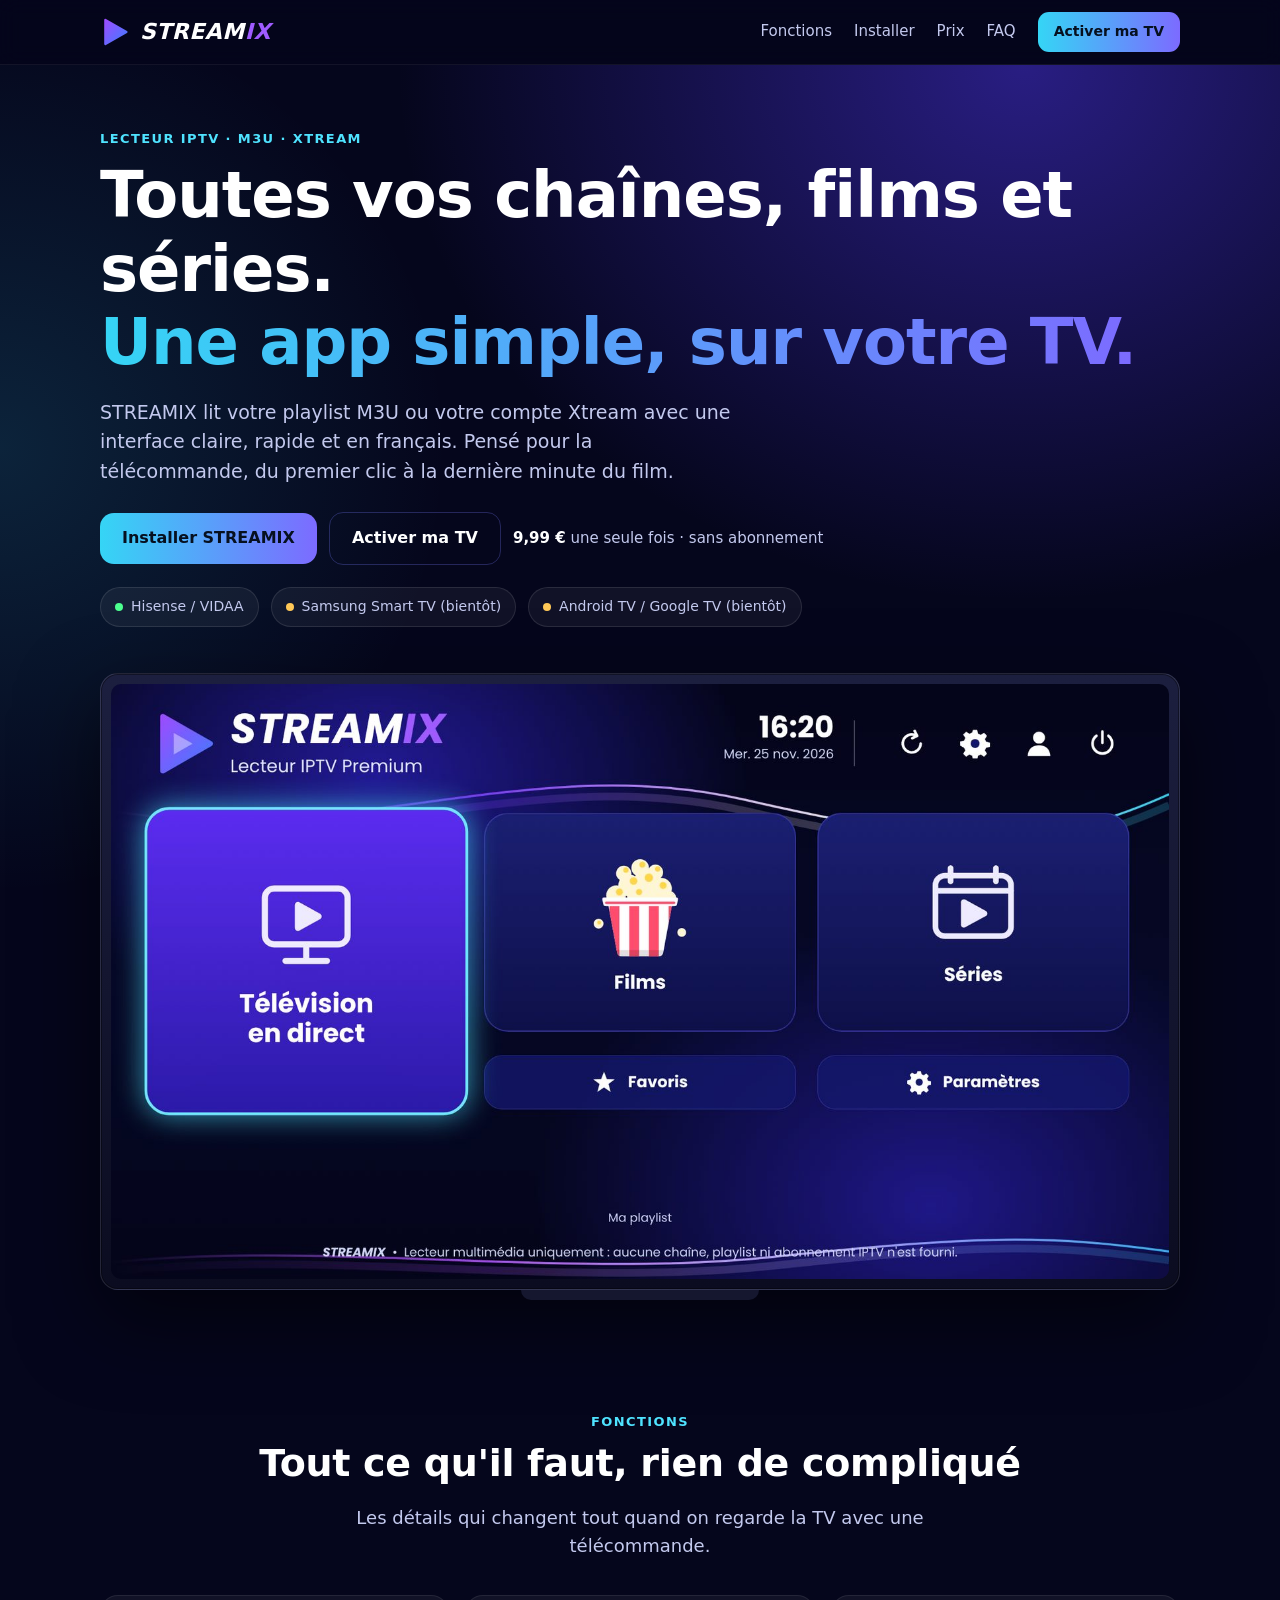
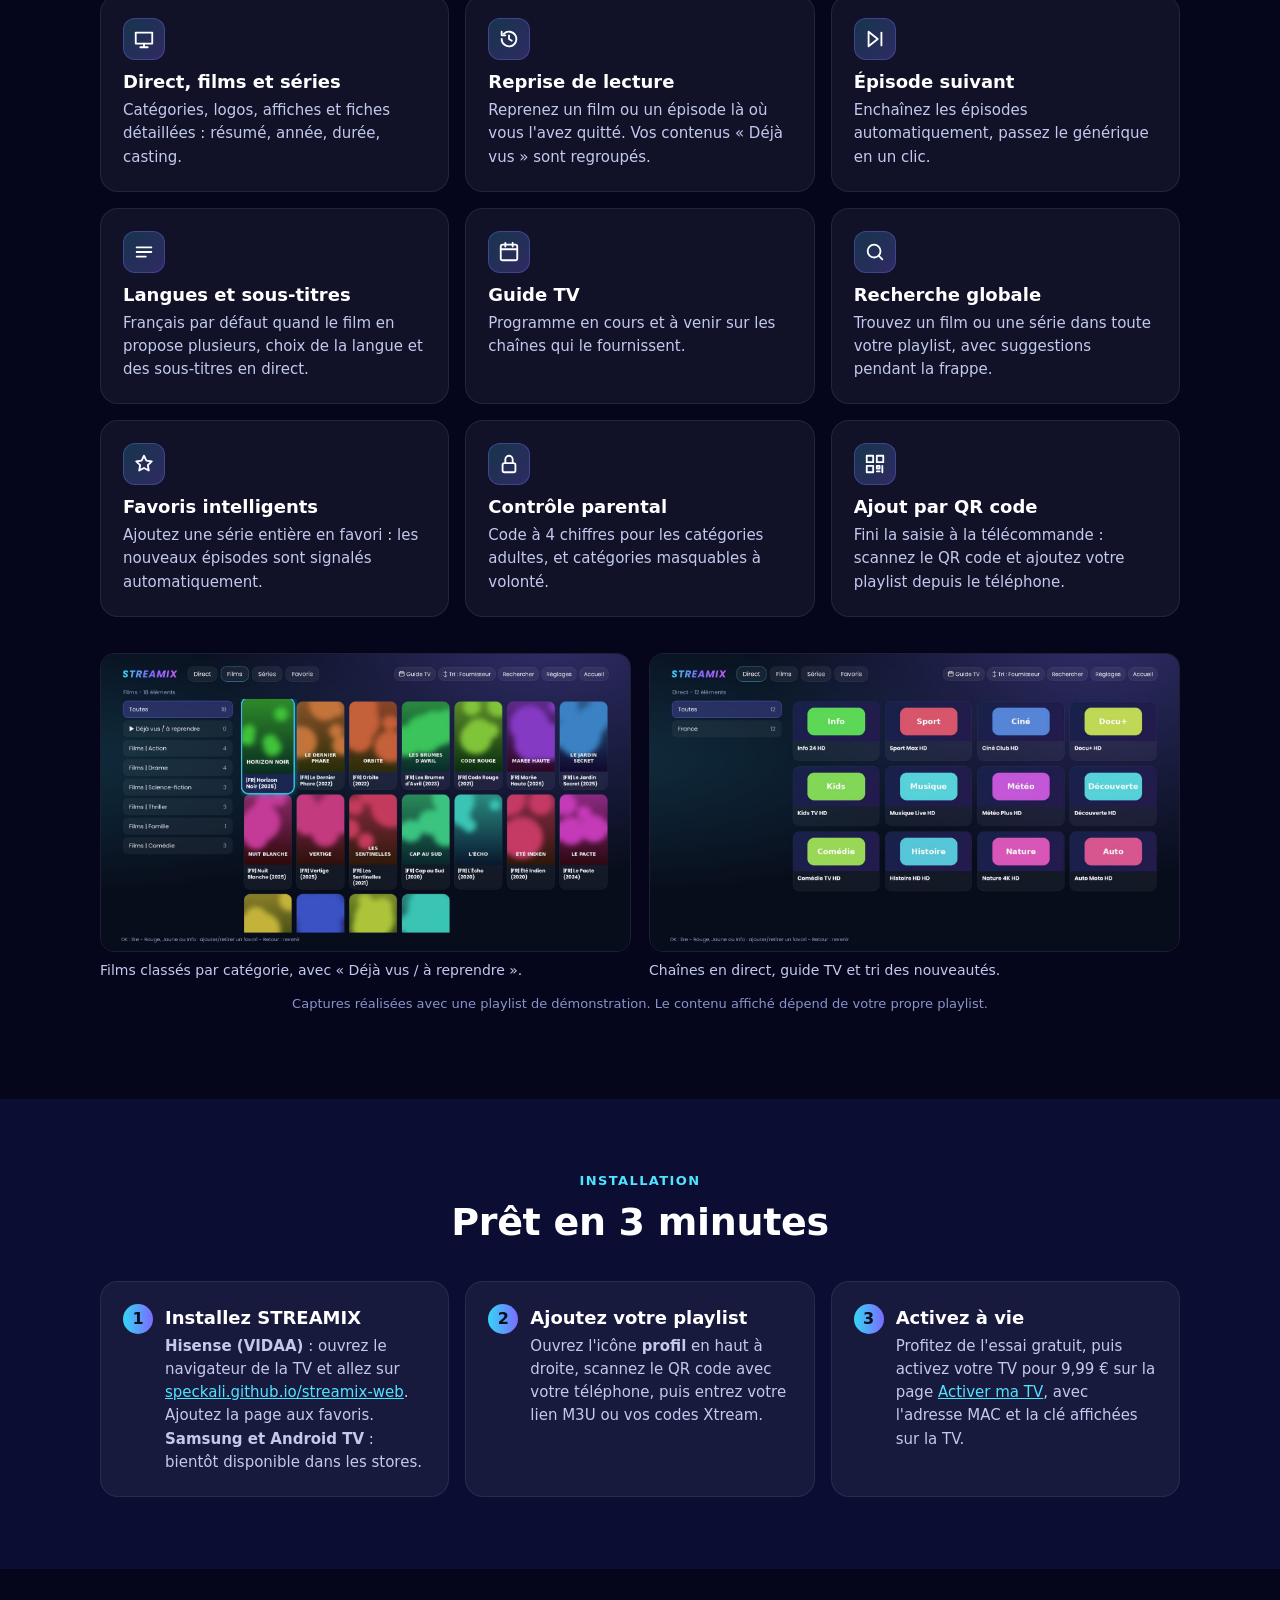
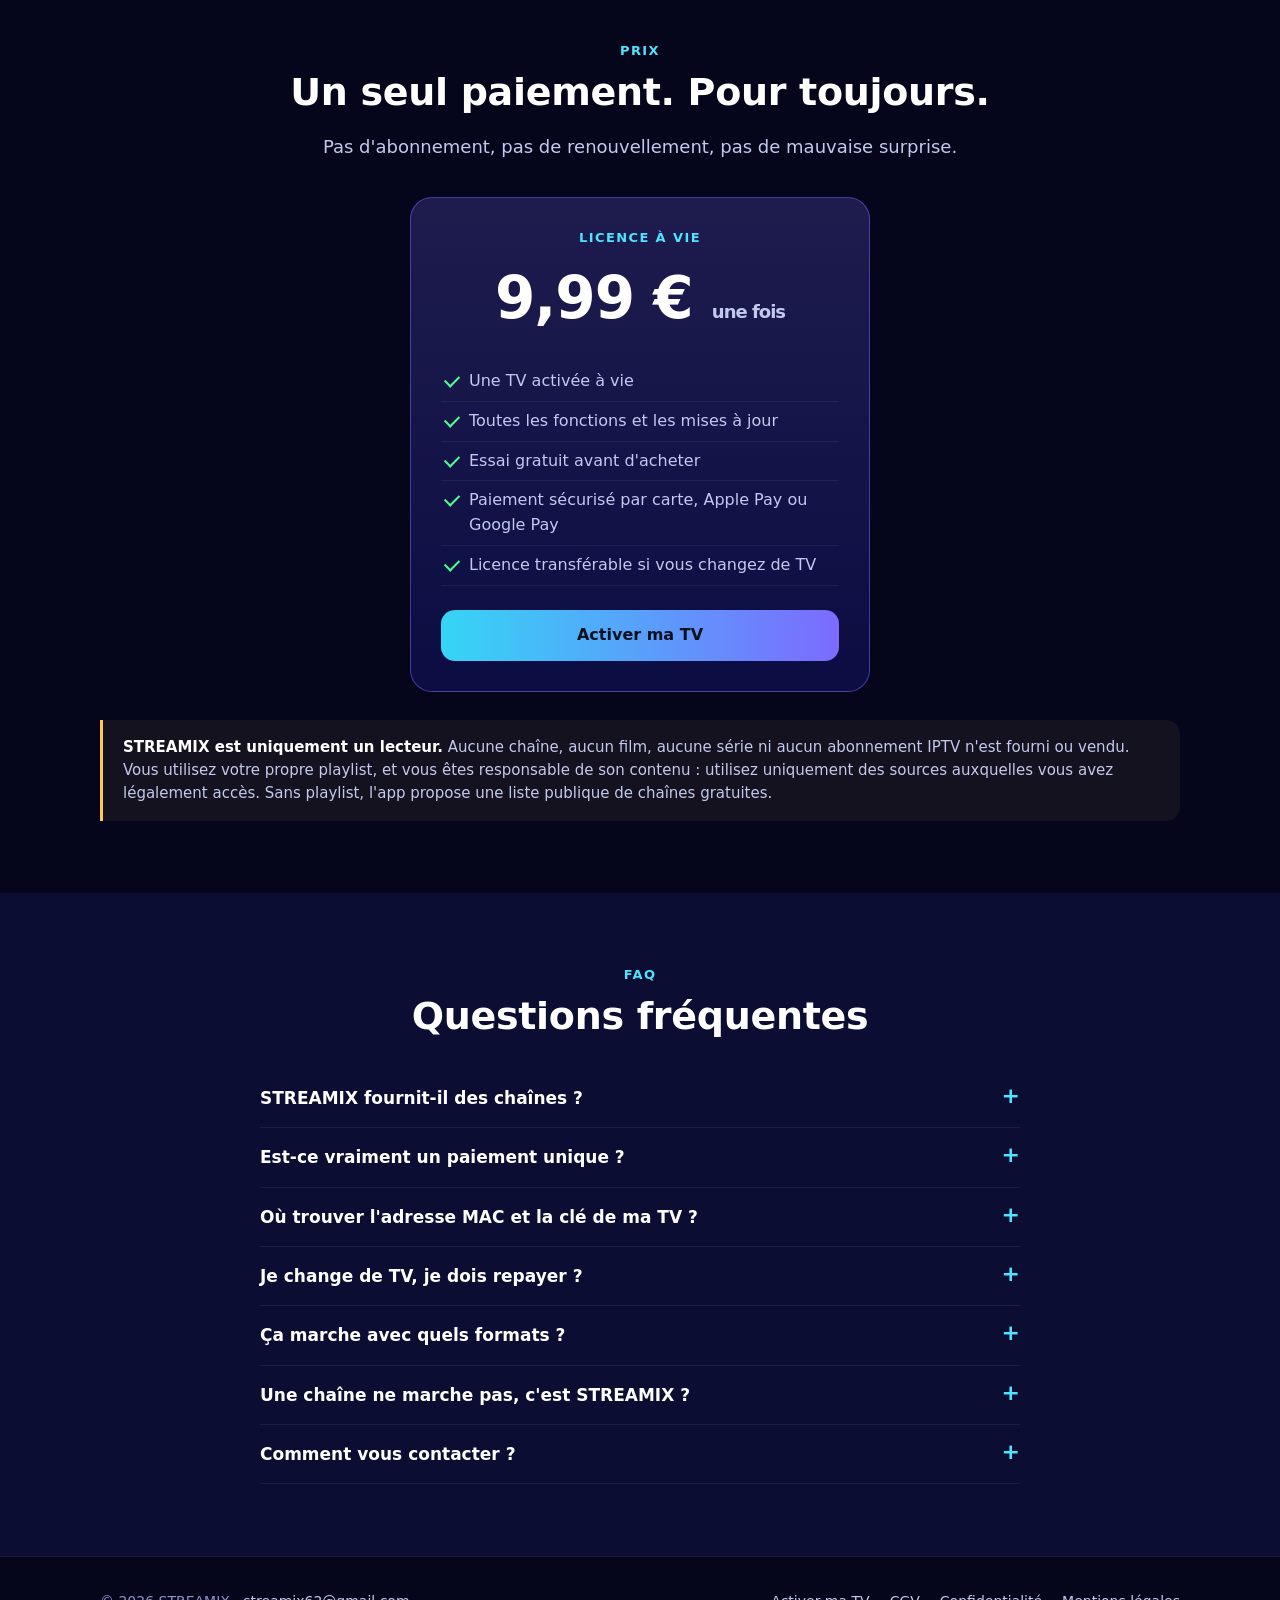
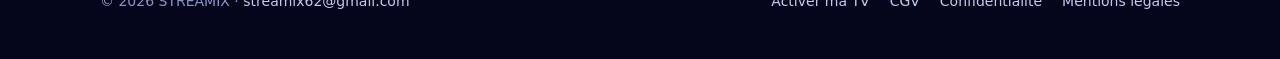
<file: site/index.html>
<!doctype html>
<html lang="fr">
<head>
<meta charset="utf-8">
<meta name="viewport" content="width=device-width, initial-scale=1">
<title>STREAMIX – Lecteur IPTV pour TV Samsung, Hisense et Android TV</title>
<meta name="description" content="STREAMIX est un lecteur M3U et Xtream simple et rapide pour votre TV : direct, films, séries, guide TV, reprise de lecture. Licence à vie à 9,99 €, sans abonnement.">
<meta property="og:title" content="STREAMIX – Le lecteur IPTV pensé pour votre TV">
<meta property="og:description" content="Lecteur M3U et Xtream pour TV Samsung, Hisense et Android TV. 9,99 € à vie, sans abonnement.">
<meta property="og:image" content="img/hub.jpg">
<link rel="icon" href="img/icon.png">
<link rel="stylesheet" href="site.css">
</head>
<body>

<header class="top"><div class="wrap">
  <a class="brand" href="./"><svg viewBox="0 0 100 100"><defs><linearGradient id="lg" x1="0" y1="0" x2="1" y2="1"><stop offset="0" stop-color="#9b4dff"/><stop offset="1" stop-color="#3f7bff"/></linearGradient></defs><path d="M18 10 L88 50 L18 90 Z" fill="url(#lg)" stroke="url(#lg)" stroke-width="8" stroke-linejoin="round"/></svg><b>STREAM<span>IX</span></b></a>
  <nav>
    <a href="#fonctions">Fonctions</a>
    <a href="#installer">Installer</a>
    <a href="#prix">Prix</a>
    <a href="#faq">FAQ</a>
    <a class="btn go small" href="activer.html">Activer ma TV</a>
  </nav>
</div></header>

<main>
<section class="hero"><div class="wrap">
  <div id="paybanner" class="banner"></div>
  <div class="kicker">Lecteur IPTV · M3U · Xtream</div>
  <h1>Toutes vos chaînes, films et séries.<br><em>Une app simple, sur votre TV.</em></h1>
  <p class="lead">STREAMIX lit votre playlist M3U ou votre compte Xtream avec une interface claire, rapide et en français. Pensé pour la télécommande, du premier clic à la dernière minute du film.</p>
  <div class="cta">
    <a class="btn go" href="#installer">Installer STREAMIX</a>
    <a class="btn alt" href="activer.html">Activer ma TV</a>
    <span class="price-hint"><b>9,99 €</b> une seule fois · sans abonnement</span>
  </div>
  <div class="compat">
    <span class="chip"><i></i>Hisense / VIDAA</span>
    <span class="chip"><i class="soon"></i>Samsung Smart TV (bientôt)</span>
    <span class="chip"><i class="soon"></i>Android TV / Google TV (bientôt)</span>
  </div>
  <div class="tv"><img src="img/hub.jpg" alt="Écran d'accueil de STREAMIX sur une TV : Télévision en direct, Films, Séries, Favoris" width="1600" height="900"></div>
  <div class="tv-foot"></div>
</div></section>

<section id="fonctions"><div class="wrap">
  <div class="center">
    <div class="kicker">Fonctions</div>
    <h2>Tout ce qu'il faut, rien de compliqué</h2>
    <p class="lead">Les détails qui changent tout quand on regarde la TV avec une télécommande.</p>
  </div>
  <div class="grid g3">
    <div class="card"><div class="ico"><svg viewBox="0 0 24 24"><path d="M3 5h18v12H3z"/><path d="M8 21h8M12 17v4"/></svg></div><h3>Direct, films et séries</h3><p>Catégories, logos, affiches et fiches détaillées : résumé, année, durée, casting.</p></div>
    <div class="card"><div class="ico"><svg viewBox="0 0 24 24"><path d="M4 12a8 8 0 1 0 2.3-5.6"/><path d="M4 4v4h4"/><path d="M12 8v4l3 2"/></svg></div><h3>Reprise de lecture</h3><p>Reprenez un film ou un épisode là où vous l'avez quitté. Vos contenus « Déjà vus » sont regroupés.</p></div>
    <div class="card"><div class="ico"><svg viewBox="0 0 24 24"><path d="M5 4l10 8-10 8z"/><path d="M19 5v14"/></svg></div><h3>Épisode suivant</h3><p>Enchaînez les épisodes automatiquement, passez le générique en un clic.</p></div>
    <div class="card"><div class="ico"><svg viewBox="0 0 24 24"><path d="M4 7h16M4 12h16M4 17h10"/></svg></div><h3>Langues et sous-titres</h3><p>Français par défaut quand le film en propose plusieurs, choix de la langue et des sous-titres en direct.</p></div>
    <div class="card"><div class="ico"><svg viewBox="0 0 24 24"><rect x="3" y="4" width="18" height="17" rx="2"/><path d="M3 9h18M8 2v4M16 2v4"/></svg></div><h3>Guide TV</h3><p>Programme en cours et à venir sur les chaînes qui le fournissent.</p></div>
    <div class="card"><div class="ico"><svg viewBox="0 0 24 24"><circle cx="11" cy="11" r="7"/><path d="M20 20l-4-4"/></svg></div><h3>Recherche globale</h3><p>Trouvez un film ou une série dans toute votre playlist, avec suggestions pendant la frappe.</p></div>
    <div class="card"><div class="ico"><svg viewBox="0 0 24 24"><path d="M12 3l2.6 5.3 5.9.9-4.3 4.1 1 5.8L12 16.4 6.8 19.1l1-5.8L3.5 9.2l5.9-.9z"/></svg></div><h3>Favoris intelligents</h3><p>Ajoutez une série entière en favori : les nouveaux épisodes sont signalés automatiquement.</p></div>
    <div class="card"><div class="ico"><svg viewBox="0 0 24 24"><rect x="5" y="11" width="14" height="10" rx="2"/><path d="M8 11V7a4 4 0 0 1 8 0v4"/></svg></div><h3>Contrôle parental</h3><p>Code à 4 chiffres pour les catégories adultes, et catégories masquables à volonté.</p></div>
    <div class="card"><div class="ico"><svg viewBox="0 0 24 24"><rect x="3" y="3" width="7" height="7"/><rect x="14" y="3" width="7" height="7"/><rect x="3" y="14" width="7" height="7"/><path d="M14 14h3v3h-3zM20 14v7M14 20h3"/></svg></div><h3>Ajout par QR code</h3><p>Fini la saisie à la télécommande : scannez le QR code et ajoutez votre playlist depuis le téléphone.</p></div>
  </div>
  <div class="shots">
    <figure><img src="img/films.jpg" alt="Liste des films avec catégories et affiches" loading="lazy" width="1600" height="900"><figcaption>Films classés par catégorie, avec « Déjà vus / à reprendre ».</figcaption></figure>
    <figure><img src="img/live.jpg" alt="Liste des chaînes en direct avec logos" loading="lazy" width="1600" height="900"><figcaption>Chaînes en direct, guide TV et tri des nouveautés.</figcaption></figure>
  </div>
  <p class="demo-note">Captures réalisées avec une playlist de démonstration. Le contenu affiché dépend de votre propre playlist.</p>
</div></section>

<section id="installer" style="background:var(--bg2)"><div class="wrap">
  <div class="center">
    <div class="kicker">Installation</div>
    <h2>Prêt en 3 minutes</h2>
  </div>
  <div class="grid g3 steps">
    <div class="card step"><h3>Installez STREAMIX</h3><p><b>Hisense (VIDAA)</b> : ouvrez le navigateur de la TV et allez sur <a href="https://speckali.github.io/streamix-web/">speckali.github.io/streamix-web</a>. Ajoutez la page aux favoris.<br><b>Samsung et Android TV</b> : bientôt disponible dans les stores.</p></div>
    <div class="card step"><h3>Ajoutez votre playlist</h3><p>Ouvrez l'icône <b>profil</b> en haut à droite, scannez le QR code avec votre téléphone, puis entrez votre lien M3U ou vos codes Xtream.</p></div>
    <div class="card step"><h3>Activez à vie</h3><p>Profitez de l'essai gratuit, puis activez votre TV pour 9,99 € sur la page <a href="activer.html">Activer ma TV</a>, avec l'adresse MAC et la clé affichées sur la TV.</p></div>
  </div>
</div></section>

<section id="prix"><div class="wrap">
  <div class="center">
    <div class="kicker">Prix</div>
    <h2>Un seul paiement. Pour toujours.</h2>
    <p class="lead">Pas d'abonnement, pas de renouvellement, pas de mauvaise surprise.</p>
  </div>
  <div class="price">
    <div class="kicker" style="margin:0">Licence à vie</div>
    <div class="amount">9,99 € <small>une fois</small></div>
    <ul>
      <li>Une TV activée à vie</li>
      <li>Toutes les fonctions et les mises à jour</li>
      <li>Essai gratuit avant d'acheter</li>
      <li>Paiement sécurisé par carte, Apple Pay ou Google Pay</li>
      <li>Licence transférable si vous changez de TV</li>
    </ul>
    <a class="btn go" href="activer.html">Activer ma TV</a>
  </div>
  <div class="notice"><b>STREAMIX est uniquement un lecteur.</b> Aucune chaîne, aucun film, aucune série ni aucun abonnement IPTV n'est fourni ou vendu. Vous utilisez votre propre playlist, et vous êtes responsable de son contenu : utilisez uniquement des sources auxquelles vous avez légalement accès. Sans playlist, l'app propose une liste publique de chaînes gratuites.</div>
</div></section>

<section id="faq" style="background:var(--bg2)"><div class="wrap">
  <div class="center"><div class="kicker">FAQ</div><h2>Questions fréquentes</h2></div>
  <div class="faq">
    <details><summary>STREAMIX fournit-il des chaînes ?</summary><p>Non. STREAMIX est un lecteur, comme un lecteur de musique sans chansons. Vous ajoutez votre propre playlist (lien M3U ou compte Xtream) fournie par votre fournisseur.</p></details>
    <details><summary>Est-ce vraiment un paiement unique ?</summary><p>Oui : 9,99 € une seule fois par TV, sans abonnement ni renouvellement. Toutes les mises à jour sont incluses.</p></details>
    <details><summary>Où trouver l'adresse MAC et la clé de ma TV ?</summary><p>Dans STREAMIX, appuyez sur l'icône profil en haut à droite : l'adresse MAC et la clé à 6 chiffres s'y affichent, avec un QR code qui ouvre directement la bonne page sur votre téléphone.</p></details>
    <details><summary>Je change de TV, je dois repayer ?</summary><p>Non. Écrivez-nous avec l'ancienne et la nouvelle adresse MAC : nous transférons votre licence.</p></details>
    <details><summary>Ça marche avec quels formats ?</summary><p>Liens M3U / M3U8 et comptes Xtream Codes (serveur, identifiant, mot de passe). Flux HLS, MP4 et MKV selon ce que votre TV sait lire, jusqu'en 4K.</p></details>
    <details><summary>Une chaîne ne marche pas, c'est STREAMIX ?</summary><p>Le plus souvent, c'est le serveur du fournisseur (chaîne en panne, trop de connexions en même temps). Essayez une autre version de la chaîne (FHD, HD) ou réessayez quelques minutes plus tard. Si le problème vient de l'app, écrivez-nous.</p></details>
    <details><summary>Comment vous contacter ?</summary><p>Par e-mail : <a href="mailto:streamix62@gmail.com">streamix62@gmail.com</a>. Indiquez l'adresse MAC de votre TV pour une réponse plus rapide.</p></details>
  </div>
</div></section>
</main>

<footer><div class="wrap">
  <div>© 2026 STREAMIX · <a href="mailto:streamix62@gmail.com">streamix62@gmail.com</a></div>
  <nav><a href="activer.html">Activer ma TV</a><a href="cgv.html">CGV</a><a href="confidentialite.html">Confidentialité</a><a href="mentions-legales.html">Mentions légales</a></nav>
</div></footer>

<script>
(function(){
  var q=location.search,b=document.getElementById('paybanner');
  if(/paiement=ok/.test(q)){b.className='banner ok';b.textContent='Merci ! Votre paiement est validé. Sur la TV, ouvrez l\'icône profil puis « Synchroniser » : STREAMIX est activé à vie.';}
  else if(/paiement=annule/.test(q)){b.className='banner no';b.textContent='Paiement annulé : rien n\'a été débité. Vous pouvez réessayer quand vous voulez depuis « Activer ma TV ».';}
})();
</script>
</body>
</html>
</file>
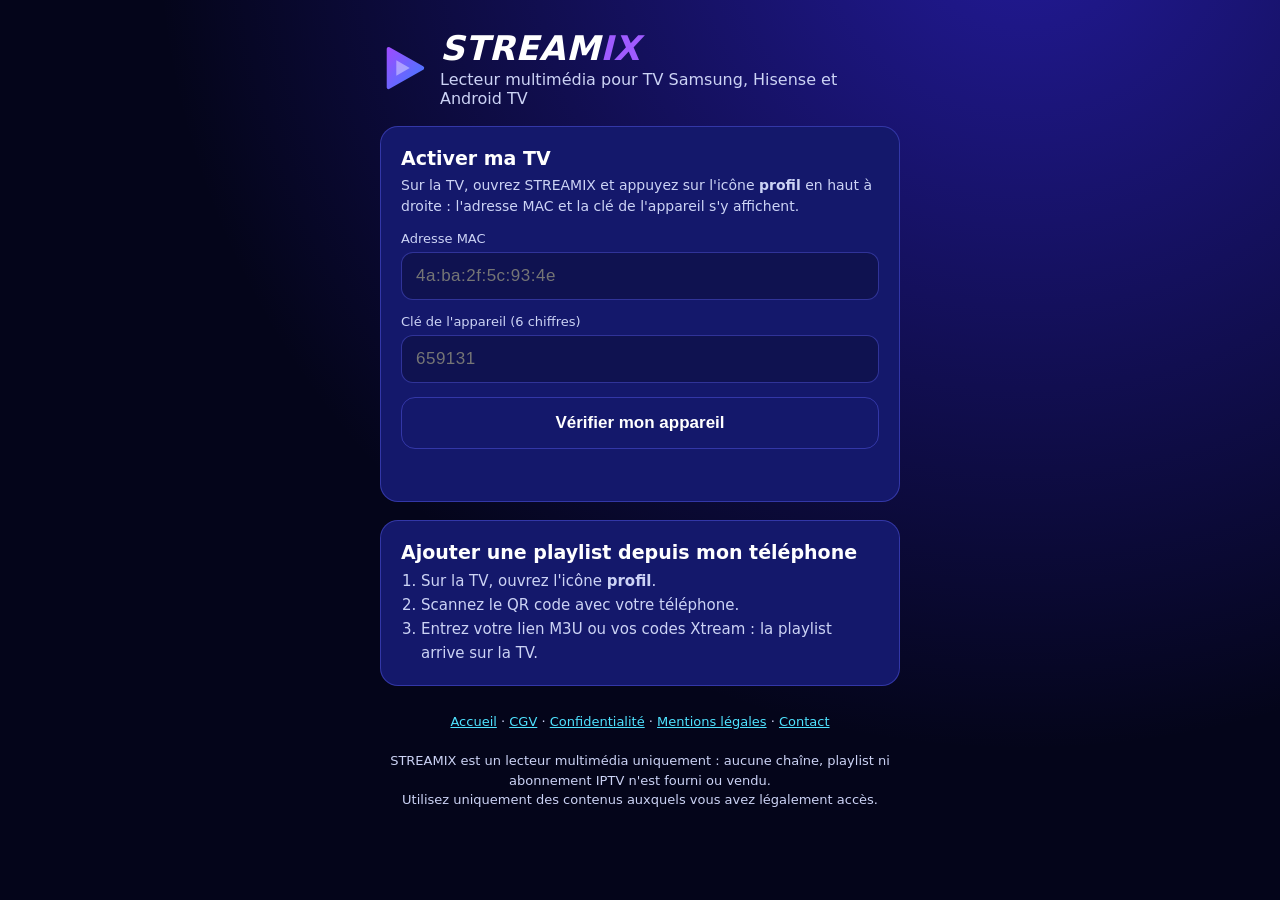
<file: site/activer.html>
<!doctype html>
<html lang="fr">
<head>
<meta charset="utf-8">
<meta name="viewport" content="width=device-width, initial-scale=1">
<title>STREAMIX - Activer ma TV</title>
<link rel="icon" href="img/icon.png">
<meta name="description" content="STREAMIX, lecteur multimédia pour TV Samsung et Android TV : activez votre appareil.">
<style>
:root{--bg:#04051a;--pan:#14186b;--line:rgba(90,94,240,.45);--tx:#fff;--mut:#ccd3f5;--c1:#4fe3ff;--c2:#9f5bff;--ok:#4cff8f;--err:#ff6b6b;--warn:#ffc857}
*{box-sizing:border-box}
body{margin:0;background:var(--bg) radial-gradient(ellipse at 80% -10%,rgba(59,43,255,.55),transparent 60%) no-repeat;color:var(--tx);font-family:system-ui,-apple-system,"Segoe UI",Roboto,Arial,sans-serif;min-height:100vh;padding:28px 16px 40px}
main{max-width:520px;margin:0 auto}
.logo{display:flex;align-items:center;gap:12px}
.logo svg{width:48px;height:48px;flex:none}
h1{font-size:34px;font-style:italic;font-weight:900;margin:0;letter-spacing:.5px}
h1 span{color:var(--c2)}
.sub{color:var(--mut);margin:2px 0 0}
.card{background:var(--pan);border:1px solid var(--line);border-radius:18px;padding:20px;margin-top:18px}
h2{font-size:19px;margin:0 0 6px}
p{line-height:1.5;margin:6px 0}
.muted{color:var(--mut);font-size:14px}
label{display:block;font-size:13px;color:var(--mut);margin:14px 0 6px}
input{width:100%;padding:13px 14px;border-radius:12px;border:1px solid var(--line);background:rgba(0,0,0,.25);color:var(--tx);font-size:17px;letter-spacing:.5px}
button{width:100%;margin-top:14px;padding:15px;border:0;border-radius:14px;font-size:17px;font-weight:800;cursor:pointer}
.go{background:linear-gradient(90deg,#35d5f5,#7c6bff);color:#06101f}
.alt{background:transparent;color:var(--tx);border:1px solid var(--line)}
button:disabled{opacity:.55;cursor:default}
.msg{margin-top:12px;font-size:15px;line-height:1.45;min-height:20px}
.ok{color:var(--ok)}.err{color:var(--err)}.warn{color:var(--warn)}
.status{display:none;margin-top:14px;padding:14px;border-radius:12px;background:rgba(0,0,0,.25)}
.status b{color:var(--c1)}
.steps{margin:6px 0 0;padding-left:20px;line-height:1.6;color:var(--mut);font-size:15px}
a{color:var(--c1)}
.hide{display:none}
.cb{display:flex;gap:10px;align-items:flex-start;font-size:14px;color:var(--mut);margin:12px 0 0;line-height:1.45;cursor:pointer}.cb input{width:20px;height:20px;flex:none;margin:1px 0 0;accent-color:#4fe3ff}
footer{margin-top:26px;color:var(--mut);font-size:13px;line-height:1.5;text-align:center}
</style>
</head>
<body>
<main>
  <div class="logo">
    <svg viewBox="0 0 100 100"><defs><linearGradient id="lg" x1="0" y1="0" x2="1" y2="1"><stop offset="0" stop-color="#9b4dff"/><stop offset="1" stop-color="#3f7bff"/></linearGradient></defs><path d="M18 10 L88 50 L18 90 Z" fill="url(#lg)" stroke="url(#lg)" stroke-width="8" stroke-linejoin="round"/><path d="M34 34 L62 50 L34 66 Z" fill="rgba(255,255,255,.4)"/></svg>
    <div><h1>STREAM<span>IX</span></h1><div class="sub">Lecteur multimédia pour TV Samsung, Hisense et Android TV</div></div>
  </div>

  <div class="card hide" id="back"></div>

  <div class="card">
    <h2>Activer ma TV</h2>
    <p class="muted">Sur la TV, ouvrez STREAMIX et appuyez sur l'icône <b>profil</b> en haut à droite : l'adresse MAC et la clé de l'appareil s'y affichent.</p>
    <label for="mac">Adresse MAC</label>
    <input id="mac" placeholder="4a:ba:2f:5c:93:4e" autocomplete="off" autocapitalize="off" spellcheck="false">
    <label for="key">Clé de l'appareil (6 chiffres)</label>
    <input id="key" inputmode="numeric" maxlength="6" placeholder="659131" autocomplete="off">
    <button class="alt" id="check" type="button">Vérifier mon appareil</button>
    <div class="status" id="status"></div>
    <div class="msg" id="msg"></div>
  </div>

  <div class="card hide" id="pay">
    <h2>Licence à vie</h2>
    <p class="muted"><b style="color:#fff;font-size:22px">9,99 €</b> une seule fois, sans abonnement. Paiement sécurisé par Stripe. Votre TV est activée automatiquement après le paiement.</p>
    <label class="cb"><input type="checkbox" id="cgv"> J'ai lu et j'accepte les <a href="cgv.html" target="_blank">conditions générales de vente</a> et la <a href="confidentialite.html" target="_blank">politique de confidentialité</a>.</label>
    <label class="cb"><input type="checkbox" id="retract"> Je demande l'activation immédiate de ma licence et je reconnais perdre mon droit de rétractation de 14 jours une fois la licence activée (article L221-28 du Code de la consommation).</label>
    <button class="go" id="buy" type="button">Payer 9,99 € et activer à vie</button>
    <div class="msg" id="pmsg"></div>
  </div>

  <div class="card hide" id="code">
    <h2>J'ai un code d'activation</h2>
    <label for="cval">Code</label>
    <input id="cval" placeholder="XXXX-XXXX-XXXX" autocomplete="off" autocapitalize="characters" spellcheck="false">
    <button class="alt" id="redeem" type="button">Activer avec ce code</button>
    <div class="msg" id="cmsg"></div>
  </div>

  <div class="card">
    <h2>Ajouter une playlist depuis mon téléphone</h2>
    <ol class="steps">
      <li>Sur la TV, ouvrez l'icône <b>profil</b>.</li>
      <li>Scannez le QR code avec votre téléphone.</li>
      <li>Entrez votre lien M3U ou vos codes Xtream : la playlist arrive sur la TV.</li>
    </ol>
  </div>

  <footer>
    <a href="./">Accueil</a> · <a href="cgv.html">CGV</a> · <a href="confidentialite.html">Confidentialité</a> · <a href="mentions-legales.html">Mentions légales</a> · <a href="mailto:streamix62@gmail.com">Contact</a><br><br>
    STREAMIX est un lecteur multimédia uniquement : aucune chaîne, playlist ni abonnement IPTV n'est fourni ou vendu.<br>
    Utilisez uniquement des contenus auxquels vous avez légalement accès.
  </footer>
</main>
<script>
(function(){
  var SB_URL='https://havfeafimghxgzfuiyqq.supabase.co',SB_KEY='sb_publishable_Z17ytwlII-oogqV2azA_ww_o4Cv8uik';
  function $(i){return document.getElementById(i);}
  function msg(id,t,cls){var m=$(id);m.textContent=t||'';m.className='msg'+(cls?' '+cls:'');}
  function normMac(v){
    var hex=String(v||'').toLowerCase().replace(/[^0-9a-f]/g,'');
    return hex.length===12?hex.match(/../g).join(':'):'';
  }
  function ident(){
    var mac=normMac($('mac').value),key=$('key').value.trim();
    if(!mac){msg('msg','Adresse MAC incomplète : 12 caractères (chiffres et lettres a à f).','err');return null;}
    if(!/^\d{6}$/.test(key)){msg('msg','La clé de l\'appareil contient 6 chiffres.','err');return null;}
    $('mac').value=mac;
    try{localStorage.setItem('streamix.site.dev',JSON.stringify({mac:mac,key:key}));}catch(e){}
    return {mac:mac,key:key};
  }
  function rpc(name,body){
    return fetch(SB_URL+'/rest/v1/rpc/'+name,{method:'POST',headers:{apikey:SB_KEY,'Content-Type':'application/json'},body:JSON.stringify(body)}).then(function(r){return r.json();});
  }
  var ERR={not_found:'Appareil inconnu : ouvrez d\'abord STREAMIX sur la TV, connectée à internet, puis réessayez.',invalid_key:'Clé de l\'appareil incorrecte.',locked:'Trop d\'essais : réessayez dans 15 minutes.',invalid:'Adresse MAC ou clé invalide.',invalid_code:'Code inconnu ou désactivé.',used:'Ce code a déjà été utilisé le nombre de fois prévu.',already_redeemed:'Ce code a déjà été utilisé sur cette TV.',already_active:'Cette TV est déjà activée à vie.',stripe_not_configured:'Le paiement n\'est pas encore disponible.',stripe_error:'Le service de paiement ne répond pas, réessayez plus tard.',no_site_url:'Le paiement n\'est pas encore disponible.'};
  function fmt(d){var x=new Date(d);return ('0'+x.getDate()).slice(-2)+'/'+('0'+(x.getMonth()+1)).slice(-2)+'/'+x.getFullYear();}
  function showStatus(res){
    var s=$('status'),st=res.status,lab,cls;
    if(st==='active'&&!res.expires_at){lab='Activée à vie';cls='ok';}
    else if(st==='active'){lab='Active jusqu\'au '+fmt(res.expires_at);cls='ok';}
    else if(st==='trial'){lab='Essai gratuit jusqu\'au '+fmt(res.expires_at);cls='warn';}
    else if(st==='expired'){lab='Essai ou abonnement terminé';cls='err';}
    else {lab='Inactive';cls='err';}
    s.innerHTML='Statut : <b class="'+cls+'">'+lab+'</b>';
    s.style.display='block';
    var lifetime=st==='active'&&!res.expires_at;
    $('pay').className=lifetime?'card hide':'card';
    $('code').className=lifetime?'card hide':'card';
  }
  function check(){
    var id=ident();if(!id) return;
    msg('msg','Vérification...');$('check').disabled=true;
    rpc('get_device_status',{p_mac:id.mac,p_key:id.key}).then(function(res){
      $('check').disabled=false;
      if(res&&res.ok){msg('msg','');showStatus(res);}
      else {$('status').style.display='none';$('pay').className='card hide';$('code').className='card hide';msg('msg',ERR[res&&res.error]||'Vérification impossible.','err');}
    }).catch(function(){$('check').disabled=false;msg('msg','Serveur STREAMIX injoignable. Vérifiez votre connexion.','err');});
  }
  $('check').onclick=check;
  $('buy').onclick=function(){
    var id=ident();if(!id) return;
    if(!$('cgv').checked||!$('retract').checked){msg('pmsg','Cochez les deux cases ci-dessus pour continuer.','err');return;}
    $('buy').disabled=true;msg('pmsg','Ouverture du paiement sécurisé...');
    fetch(SB_URL+'/functions/v1/create-checkout',{method:'POST',headers:{apikey:SB_KEY,'Content-Type':'application/json'},body:JSON.stringify({mac:id.mac,key:id.key,origin:location.href.replace(/[?#].*$/,'')+'?r='})})
    .then(function(r){return r.json();}).then(function(res){
      if(res&&res.url){location.href=res.url;return;}
      $('buy').disabled=false;msg('pmsg',ERR[res&&res.error]||'Paiement impossible pour le moment.','err');
    }).catch(function(){$('buy').disabled=false;msg('pmsg','Serveur de paiement injoignable.','err');});
  };
  $('redeem').onclick=function(){
    var id=ident();if(!id) return;
    var c=$('cval').value.toUpperCase().replace(/\s+/g,'');
    if(!c){msg('cmsg','Entrez votre code.','err');return;}
    $('redeem').disabled=true;msg('cmsg','Vérification du code...');
    rpc('redeem_code',{p_mac:id.mac,p_key:id.key,p_code:c}).then(function(res){
      $('redeem').disabled=false;
      if(res&&res.ok){msg('cmsg','Code accepté : votre TV est activée. Sur la TV, ouvrez l\'icône profil puis « Synchroniser ».','ok');$('cval').value='';showStatus(res);}
      else msg('cmsg',ERR[res&&res.error]||'Code refusé.','err');
    }).catch(function(){$('redeem').disabled=false;msg('cmsg','Serveur STREAMIX injoignable.','err');});
  };
  // pre-remplissage : lien depuis la TV (#mac=..&key=..) ou derniere saisie
  var h={},q=(location.hash||'').replace(/^#/,'').split('&'),i,kv;
  for(i=0;i<q.length;i++){kv=q[i].split('=');if(kv[0]) h[kv[0]]=decodeURIComponent(kv[1]||'');}
  var saved=null;try{saved=JSON.parse(localStorage.getItem('streamix.site.dev')||'null');}catch(e){}
  if(h.mac||h.key){$('mac').value=h.mac||'';$('key').value=h.key||'';}
  else if(saved){$('mac').value=saved.mac||'';$('key').value=saved.key||'';}
  // retour de Stripe
  var sp=/[?&]paiement=(ok|annule)/.exec(location.search);
  if(sp){
    var b=$('back');b.className='card';
    if(sp[1]==='ok'){b.innerHTML='<h2 class="ok">Paiement reçu, merci !</h2><p class="muted">L\'activation prend quelques secondes. Sur la TV, ouvrez l\'icône profil puis « Synchroniser ».</p>';if($('mac').value&&$('key').value) setTimeout(check,2500);}
    else b.innerHTML='<h2 class="warn">Paiement annulé</h2><p class="muted">Aucun montant n\'a été prélevé. Vous pouvez réessayer quand vous voulez.</p>';
  } else if($('mac').value&&$('key').value) check();
})();
</script>
</body>
</html>
</file>
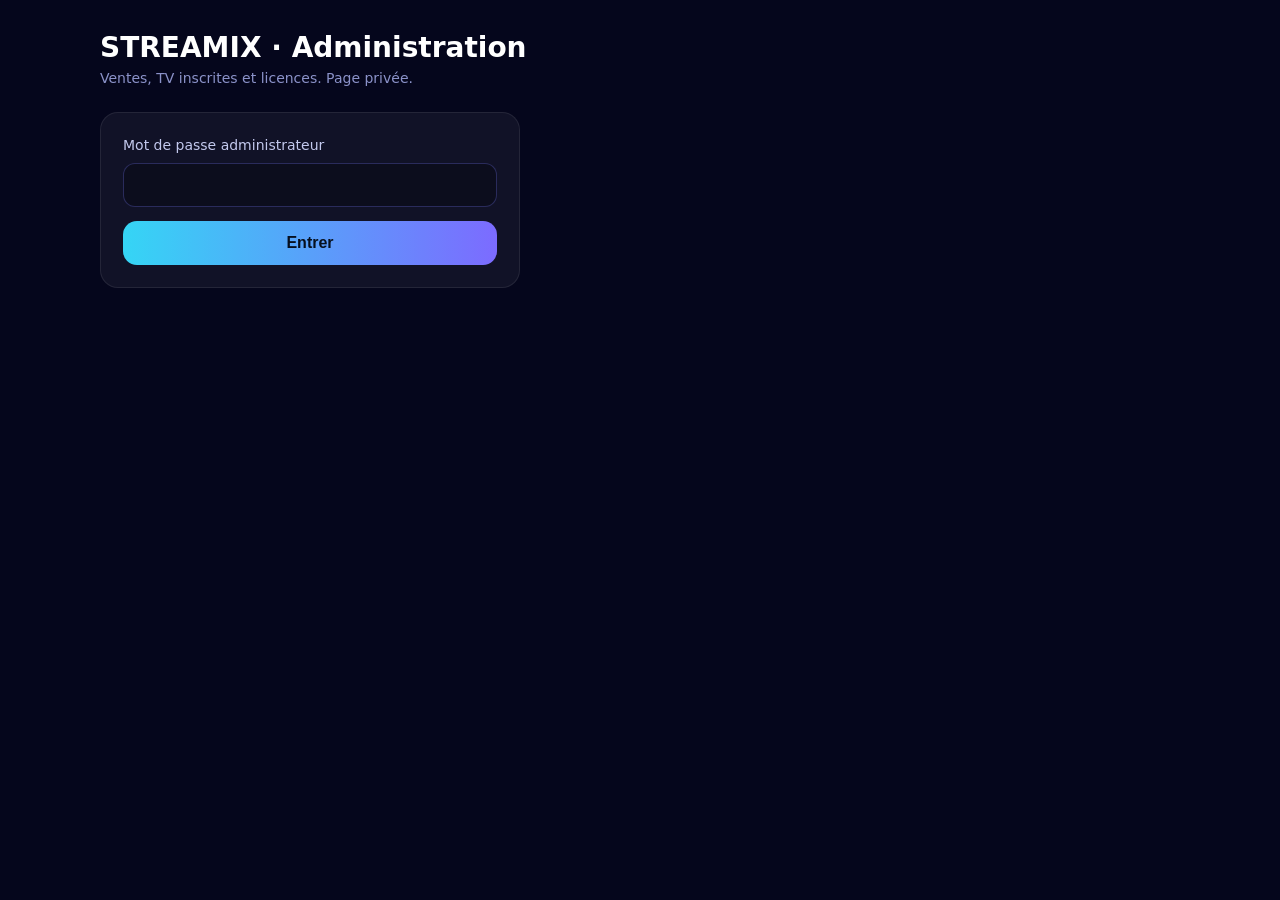
<file: site/admin.html>
<!doctype html>
<html lang="fr">
<head>
<meta charset="utf-8">
<meta name="viewport" content="width=device-width, initial-scale=1">
<meta name="robots" content="noindex,nofollow">
<title>STREAMIX – Administration</title>
<link rel="icon" href="img/icon.png">
<link rel="stylesheet" href="site.css">
<style>
.adm{max-width:1120px;margin:0 auto;padding:32px 20px 60px}
.adm h1{font-size:28px;font-weight:900;margin:0 0 4px}
.sub{color:var(--dim);font-size:14px;margin:0 0 22px}
input[type=password],input[type=search]{padding:12px 14px;border-radius:12px;border:1px solid var(--line);background:rgba(0,0,0,.25);color:#fff;font-size:16px;width:100%}
.login{max-width:420px}
.login label{display:block;color:var(--mut);font-size:14px;margin-bottom:6px}
.tiles{display:grid;grid-template-columns:repeat(4,1fr);gap:12px;margin-bottom:18px}
@media(max-width:760px){.tiles{grid-template-columns:repeat(2,1fr)}}
.tile{background:var(--pan2);border:1px solid rgba(255,255,255,.08);border-radius:16px;padding:16px}
.tile .v{font-size:30px;font-weight:900;font-variant-numeric:tabular-nums}
.tile .l{color:var(--mut);font-size:13px}
.tile.money{background:linear-gradient(180deg,rgba(76,255,143,.12),rgba(76,255,143,.03));border-color:rgba(76,255,143,.3)}
.tile.money .v{color:var(--ok)}
.bar{display:flex;flex-wrap:wrap;gap:8px;align-items:center;margin-bottom:12px}
.bar input{flex:1;min-width:180px}
.f{padding:8px 14px;border-radius:999px;border:1px solid var(--line);background:transparent;color:var(--mut);cursor:pointer;font-size:14px}
.f[aria-pressed=true]{background:var(--grad);color:#06101f;border-color:transparent;font-weight:700}
.tw{overflow-x:auto;border:1px solid rgba(255,255,255,.08);border-radius:14px}
table{width:100%;border-collapse:collapse;font-size:14px;min-width:760px}
th,td{padding:10px 12px;text-align:left;border-bottom:1px solid rgba(255,255,255,.06);white-space:nowrap}
th{color:var(--dim);font-weight:600;font-size:12px;text-transform:uppercase;letter-spacing:.6px;background:rgba(255,255,255,.03)}
td.mac{font-family:ui-monospace,Consolas,monospace}
.st{display:inline-block;padding:3px 10px;border-radius:999px;font-size:12px;font-weight:700}
.st.vie{background:rgba(76,255,143,.14);color:var(--ok)}.st.essai{background:rgba(79,227,255,.14);color:var(--c1)}
.st.exp{background:rgba(255,255,255,.08);color:var(--mut)}.st.bloq{background:rgba(255,107,107,.15);color:var(--err)}
.ab{padding:6px 11px;border-radius:9px;border:1px solid var(--line);background:transparent;color:#fff;cursor:pointer;font-size:13px;margin-right:6px}
.ab.bad{border-color:rgba(255,107,107,.5);color:var(--err)}
.msg{display:none;margin:12px 0;padding:10px 14px;border-radius:12px;font-size:14px}
.msg.show{display:block}.msg.err{background:rgba(255,107,107,.1);color:var(--err)}.msg.ok{background:rgba(76,255,143,.1);color:var(--ok)}
.hidden{display:none}
h2.s{font-size:18px;margin:28px 0 10px}
</style>
</head>
<body>
<div class="adm">
  <h1>STREAMIX · Administration</h1>
  <p class="sub">Ventes, TV inscrites et licences. Page privée.</p>

  <form id="login" class="card login">
    <label for="pw">Mot de passe administrateur</label>
    <input id="pw" type="password" autocomplete="current-password" required>
    <div id="lmsg" class="msg"></div>
    <button class="btn go" id="lbtn" type="submit" style="margin-top:14px;width:100%">Entrer</button>
  </form>

  <div id="app" class="hidden">
    <div class="tiles" id="tiles"></div>
    <div class="bar">
      <button class="f" data-f="all" aria-pressed="true">Toutes</button>
      <button class="f" data-f="À vie" aria-pressed="false">À vie</button>
      <button class="f" data-f="Essai" aria-pressed="false">Essai</button>
      <button class="f" data-f="Expiré" aria-pressed="false">Expiré</button>
      <button class="f" data-f="Bloqué" aria-pressed="false">Bloqué</button>
      <input id="q" type="search" placeholder="Chercher une adresse MAC">
      <button class="ab" id="refresh" type="button">Actualiser</button>
      <button class="ab" id="out" type="button">Quitter</button>
    </div>
    <div id="amsg" class="msg"></div>
    <div class="tw"><table>
      <thead><tr><th>Adresse MAC</th><th>Statut</th><th>Payé</th><th>Inscrite le</th><th>Dernière connexion</th><th>Fin d'essai</th><th>Playlists</th><th>Actions</th></tr></thead>
      <tbody id="tb"></tbody>
    </table></div>
    <p class="sub" id="count" style="margin-top:10px"></p>
    <h2 class="s">Dernières ventes</h2>
    <div class="tw"><table><thead><tr><th>Date</th><th>Adresse MAC</th><th>Montant</th></tr></thead><tbody id="sales"></tbody></table></div>
    <p class="sub" style="margin-top:10px">Le détail des paiements, les remboursements et les virements vers ta banque sont dans Stripe (dashboard.stripe.com ou l'app Stripe).</p>
  </div>
</div>
<script>
(function(){
var API='https://havfeafimghxgzfuiyqq.supabase.co/functions/v1/admin-api',KEY='sb_publishable_Z17ytwlII-oogqV2azA_ww_o4Cv8uik';
function $(i){return document.getElementById(i);}
var pw='',devices=[],sales=null,filt='all',q='';
var ERR={bad_password:'Mot de passe incorrect.',locked:'Trop d\'essais. Réessaie dans 15 minutes.',not_configured:'Espace admin non configuré : ajoute le secret ADMIN_PASSWORD (8 caractères minimum) dans Supabase, Edge Functions, Secrets.',not_found:'Appareil introuvable.',trial_over:'Essai terminé et aucun paiement : utilise « Activer à vie » pour l\'offrir.',server:'Erreur du serveur. Réessaie.',network:'Serveur injoignable (il est peut-être en pause).'};
function show(el,k,t){el.className='msg show '+k;el.textContent=t;}
function hide(el){el.className='msg';el.textContent='';}
function call(body){body.password=pw;return fetch(API,{method:'POST',headers:{apikey:KEY,'Content-Type':'application/json'},body:JSON.stringify(body)}).then(function(r){return r.json();}).catch(function(){return {ok:false,error:'network'};});}
function fmt(s){if(!s) return '—';var d=new Date(s);return isNaN(d)?'—':d.toLocaleDateString('fr-FR')+' '+d.toLocaleTimeString('fr-FR',{hour:'2-digit',minute:'2-digit'});}
function eur(c){return ((c||0)/100).toLocaleString('fr-FR',{style:'currency',currency:'EUR'});}
function cls(e){return e==='À vie'?'vie':e==='Essai'?'essai':e==='Bloqué'?'bloq':'exp';}
function el(t,c,txt){var e=document.createElement(t);if(c) e.className=c;if(txt!=null) e.textContent=txt;return e;}
function tiles(){
  var s=sales||{},vie=devices.filter(function(d){return d.etat==='À vie';}).length,essai=devices.filter(function(d){return d.etat==='Essai';}).length;
  var T=[['money',eur(s.total_cents),(s.count||0)+' vente(s) au total'],['money',eur(s.month_cents),(s.month_count||0)+' vente(s) ce mois-ci'],['',vie+' / '+essai,'TV à vie / en essai'],['',String(s.active7||0),'TV utilisées ces 7 jours ('+devices.length+' inscrites)']];
  var t=$('tiles');t.innerHTML='';T.forEach(function(x){var d=el('div','tile '+x[0]);d.appendChild(el('div','v',x[1]));d.appendChild(el('div','l',x[2]));t.appendChild(d);});
}
function render(){
  tiles();
  var rows=devices.filter(function(d){return (filt==='all'||d.etat===filt)&&(!q||d.mac.indexOf(q)>-1);});
  var tb=$('tb');tb.innerHTML='';
  rows.forEach(function(d){
    var tr=el('tr');tr.appendChild(el('td','mac',d.mac.toUpperCase()));
    var st=el('td');st.appendChild(el('span','st '+cls(d.etat),d.etat));tr.appendChild(st);
    tr.appendChild(el('td','',d.paid?'Oui':'—'));
    tr.appendChild(el('td','',fmt(d.created_at)));tr.appendChild(el('td','',fmt(d.last_seen_at)));
    tr.appendChild(el('td','',d.etat==='Essai'||d.etat==='Expiré'?fmt(d.expires_at):'—'));
    tr.appendChild(el('td','',String(d.playlists||0)));
    var a=el('td');
    if(d.etat==='Bloqué') a.appendChild(btn('Débloquer','','unblock','Débloquer cette TV ?',d.mac));
    else a.appendChild(btn('Bloquer','bad','block','Bloquer cette TV ? Elle perdra l\'accès à l\'app.',d.mac));
    if(d.etat!=='À vie') a.appendChild(btn('Activer à vie','','grant','Activer cette TV à vie, sans paiement ?',d.mac));
    tr.appendChild(a);tb.appendChild(tr);
  });
  $('count').textContent=rows.length+' TV affichée(s) sur '+devices.length;
  var sb=$('sales');sb.innerHTML='';
  var rec=(sales&&sales.recent)||[];
  if(!rec.length){var tr0=el('tr'),td0=el('td','','Aucune vente pour le moment.');td0.colSpan=3;tr0.appendChild(td0);sb.appendChild(tr0);}
  rec.forEach(function(p){var tr=el('tr');tr.appendChild(el('td','',fmt(p.created_at)));tr.appendChild(el('td','mac',String(p.mac||'').toUpperCase()));tr.appendChild(el('td','',eur(p.amount_cents)));sb.appendChild(tr);});
}
function btn(label,c,action,ask,mac){var b=el('button','ab '+c,label);b.type='button';b.onclick=function(){act(mac,action,ask,b);};return b;}
function act(mac,action,ask,b){
  if(!confirm(ask+'\n'+mac.toUpperCase())) return;
  b.disabled=true;hide($('amsg'));
  call({action:action,mac:mac}).then(function(res){
    if(!res.ok){show($('amsg'),'err',ERR[res.error]||ERR.server);b.disabled=false;return;}
    show($('amsg'),'ok','C\'est fait. Sur la TV : icône profil, puis « Synchroniser ».');load();
  });
}
function load(){return call({action:'list'}).then(function(res){if(!res.ok){show($('amsg'),'err',ERR[res.error]||ERR.server);return;}devices=res.devices||[];sales=res.sales||null;render();});}
$('login').addEventListener('submit',function(e){
  e.preventDefault();hide($('lmsg'));$('lbtn').disabled=true;pw=$('pw').value;
  call({action:'list'}).then(function(res){
    $('lbtn').disabled=false;
    if(!res.ok){pw='';show($('lmsg'),'err',ERR[res.error]||ERR.server);return;}
    devices=res.devices||[];sales=res.sales||null;$('login').classList.add('hidden');$('app').classList.remove('hidden');render();
  });
});
$('out').onclick=function(){pw='';devices=[];sales=null;$('app').classList.add('hidden');$('login').classList.remove('hidden');$('pw').value='';};
$('refresh').onclick=function(){hide($('amsg'));load();};
$('q').addEventListener('input',function(e){q=e.target.value.trim().toLowerCase();render();});
Array.prototype.forEach.call(document.querySelectorAll('.f'),function(b){b.addEventListener('click',function(){filt=b.getAttribute('data-f');Array.prototype.forEach.call(document.querySelectorAll('.f'),function(x){x.setAttribute('aria-pressed',String(x===b));});render();});});
})();
</script>
</body>
</html>
<!-- maj 25/11 -->
</file>
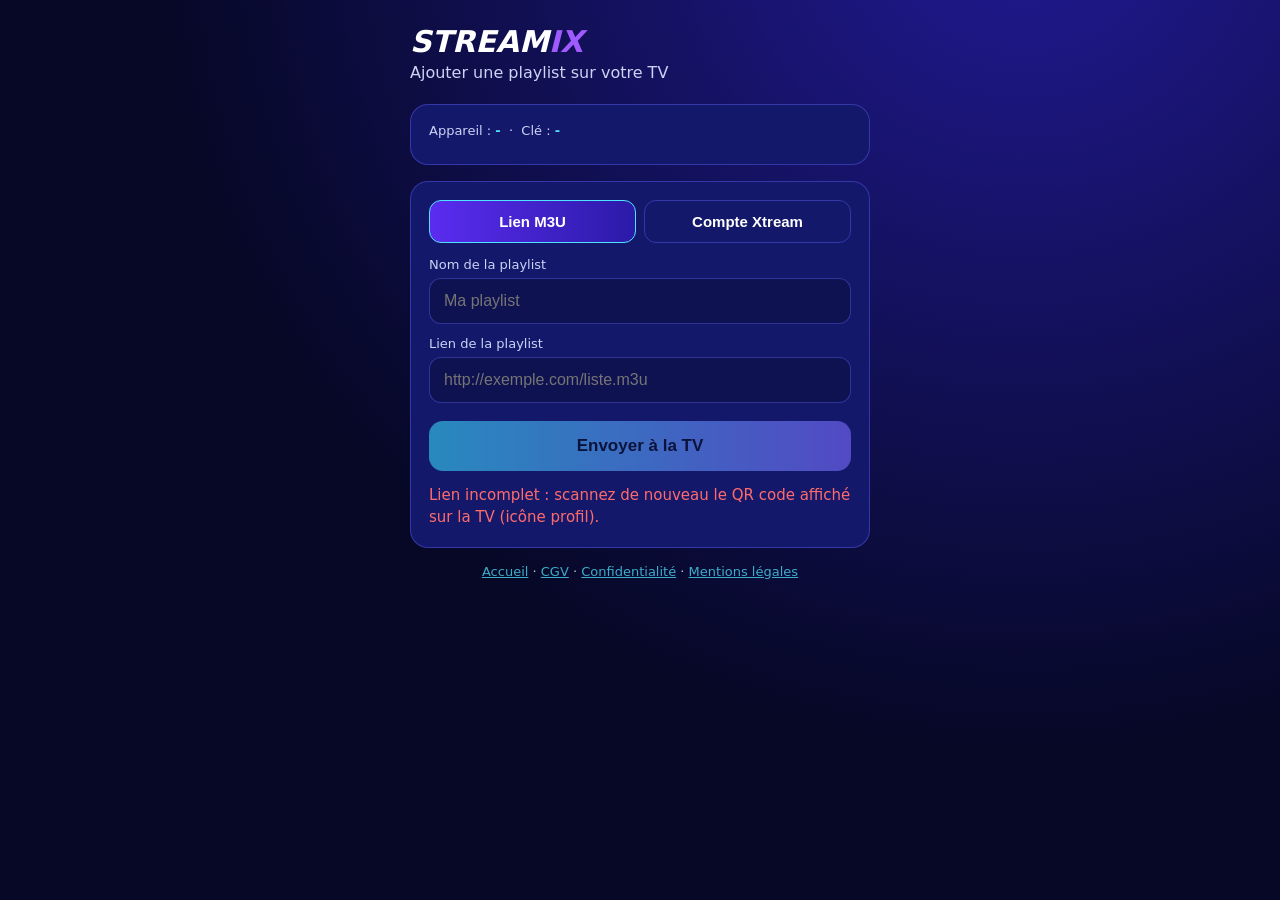
<file: site/ajouter-playlist.html>
<!doctype html>
<html lang="fr">
<head>
<meta charset="utf-8">
<meta name="viewport" content="width=device-width, initial-scale=1">
<title>STREAMIX - Ajouter une playlist</title>
<link rel="icon" href="img/icon.png">
<style>
:root{--bg:#060826;--pan:#14186b;--line:rgba(90,94,240,.45);--tx:#fff;--mut:#ccd3f5;--c1:#4fe3ff;--c2:#9f5bff;--ok:#4cff8f;--err:#ff6b6b}
*{box-sizing:border-box}
body{margin:0;background:var(--bg) radial-gradient(ellipse at 80% -10%,rgba(59,43,255,.5),transparent 60%) no-repeat;color:var(--tx);font-family:system-ui,-apple-system,"Segoe UI",Roboto,Arial,sans-serif;min-height:100vh;padding:24px 16px}
main{max-width:460px;margin:0 auto}
h1{font-size:30px;font-style:italic;font-weight:900;margin:0}
h1 span{color:var(--c2)}
.sub{color:var(--mut);margin:4px 0 22px}
.card{background:var(--pan);border:1px solid var(--line);border-radius:18px;padding:18px;margin-bottom:16px}
.tabs{display:flex;gap:8px;margin-bottom:14px}
.tabs button{flex:1;padding:12px;border-radius:12px;border:1px solid var(--line);background:transparent;color:var(--tx);font-size:15px;font-weight:700}
.tabs button.on{background:linear-gradient(90deg,#5b2cf0,#2b1aa8);border-color:var(--c1)}
label{display:block;font-size:13px;color:var(--mut);margin:12px 0 6px}
input{width:100%;padding:13px 14px;border-radius:12px;border:1px solid var(--line);background:rgba(0,0,0,.25);color:var(--tx);font-size:16px}
.go{width:100%;margin-top:18px;padding:15px;border:0;border-radius:14px;background:linear-gradient(90deg,#35d5f5,#7c6bff);color:#06101f;font-size:17px;font-weight:800}
.go:disabled{opacity:.6}
.msg{margin-top:14px;font-size:15px;line-height:1.45;min-height:22px}
.msg.ok{color:var(--ok)}.msg.err{color:var(--err)}
.dev{font-size:13px;color:var(--mut)}
.dev b{color:var(--c1)}
.hide{display:none}
</style>
</head>
<body>
<main>
  <h1>STREAM<span>IX</span></h1>
  <div class="sub">Ajouter une playlist sur votre TV</div>

  <div class="card dev" id="dev">Appareil : <b id="mac">-</b> &nbsp;·&nbsp; Clé : <b id="key">-</b><div id="lic" style="margin-top:8px;font-size:15px"></div></div>

  <div class="card hide" id="act">
    <div style="font-weight:800;font-size:18px;margin-bottom:4px">Activer STREAMIX sur cette TV</div>
    <div style="color:var(--mut);font-size:14px;line-height:1.45">Licence à vie, un seul paiement. Le prix s'affiche sur la page de paiement sécurisée Stripe.</div>
    <button class="go" id="buy" type="button">Payer et activer à vie</button>
    <label for="code">Ou j'ai un code d'activation</label>
    <input id="code" placeholder="XXXX-XXXX-XXXX" autocomplete="off" autocapitalize="characters" spellcheck="false">
    <button class="go" id="redeem" type="button" style="background:transparent;color:var(--tx);border:1px solid var(--line)">Activer avec ce code</button>
    <div class="msg" id="amsg"></div>
  </div>

  <div class="card" id="form">
    <div class="tabs">
      <button type="button" id="t-m3u" class="on">Lien M3U</button>
      <button type="button" id="t-xt">Compte Xtream</button>
    </div>
    <label for="name">Nom de la playlist</label>
    <input id="name" maxlength="40" placeholder="Ma playlist" autocomplete="off">
    <div id="f-m3u">
      <label for="url">Lien de la playlist</label>
      <input id="url" type="url" inputmode="url" placeholder="http://exemple.com/liste.m3u" autocomplete="off">
    </div>
    <div id="f-xt" class="hide">
      <label for="server">Serveur</label>
      <input id="server" type="url" inputmode="url" placeholder="http://serveur.com:8080" autocomplete="off">
      <label for="user">Nom d'utilisateur</label>
      <input id="user" autocomplete="off" autocapitalize="off">
      <label for="pass">Mot de passe</label>
      <input id="pass" type="password" autocomplete="off">
    </div>
    <button class="go" id="go" type="button">Envoyer à la TV</button>
    <div class="msg" id="msg"></div>
  </div>
</main>
<script>
(function(){
  var SB_URL='https://havfeafimghxgzfuiyqq.supabase.co',SB_KEY='sb_publishable_Z17ytwlII-oogqV2azA_ww_o4Cv8uik';
  function $(i){return document.getElementById(i);}
  function hashArgs(){
    var h=(location.hash||'').replace(/^#/,''),o={},p=h.split('&'),i,kv;
    for(i=0;i<p.length;i++){kv=p[i].split('=');if(kv[0]) o[kv[0]]=decodeURIComponent(kv[1]||'');}
    return o;
  }
  var a=hashArgs(),mac=(a.mac||'').toLowerCase(),key=a.key||'',type='m3u';
  var valid=/^[0-9a-f]{2}(:[0-9a-f]{2}){5}$/.test(mac)&&/^\d{6}$/.test(key);
  $('mac').textContent=mac||'-';$('key').textContent=key||'-';
  function msg(t,cls){var m=$('msg');m.textContent=t;m.className='msg'+(cls?' '+cls:'');}
  if(!valid){msg('Lien incomplet : scannez de nouveau le QR code affiché sur la TV (icône profil).','err');$('go').disabled=true;}
  function setType(t){
    type=t;
    $('t-m3u').className=t==='m3u'?'on':'';$('t-xt').className=t==='xtream'?'on':'';
    $('f-m3u').className=t==='m3u'?'':'hide';$('f-xt').className=t==='xtream'?'':'hide';
  }
  $('t-m3u').onclick=function(){setType('m3u');};
  $('t-xt').onclick=function(){setType('xtream');};
  function normServer(s){
    s=(s||'').trim();if(!s) return '';
    if(!/^https?:\/\//i.test(s)) s='http://'+s;
    s=s.replace(/\/(player_api|get|xmltv|panel_api)\.php.*$/i,'');
    return s.replace(/\/+$/,'');
  }
  var ERR={not_found:'Cette TV n\'est pas encore enregistrée. Ouvrez STREAMIX sur la TV puis réessayez.',invalid_key:'Clé de l\'appareil incorrecte. Scannez de nouveau le QR code.',locked:'Trop d\'essais : réessayez dans 15 minutes.',invalid_name:'Le nom doit faire entre 1 et 40 caractères.',invalid_url:'Le lien doit commencer par http:// ou https://.',limit_reached:'Limite de 10 playlists atteinte : supprimez-en une sur la TV.'};
  function fmt(d){var x=new Date(d);return ('0'+x.getDate()).slice(-2)+'/'+('0'+(x.getMonth()+1)).slice(-2)+'/'+x.getFullYear();}
  function amsg(t,cls){var m=$('amsg');m.textContent=t;m.className='msg'+(cls?' '+cls:'');}
  var AERR={invalid_code:'Code inconnu ou désactivé.',used:'Ce code a déjà été utilisé le nombre de fois prévu.',already_redeemed:'Ce code a déjà été utilisé sur cette TV.',locked:'Trop d\'essais : réessayez dans 15 minutes.',not_found:'TV pas encore enregistrée : ouvrez STREAMIX sur la TV connectée à internet.',invalid_key:'Clé de l\'appareil refusée.',already_active:'Cette TV est déjà activée à vie.',stripe_not_configured:'Le paiement n\'est pas encore disponible.',stripe_error:'Le service de paiement ne répond pas, réessayez plus tard.',no_site_url:'Le paiement n\'est pas encore disponible.'};
  function showLic(res){
    var st=res.status,lab,col;
    if(st==='active'&&!res.expires_at){lab='Activée à vie';col='var(--ok)';}
    else if(st==='active'){lab='Active jusqu\'au '+fmt(res.expires_at);col='var(--ok)';}
    else if(st==='trial'){lab='Essai gratuit jusqu\'au '+fmt(res.expires_at);col='#ffc857';}
    else if(st==='expired'){lab='Essai ou abonnement terminé';col='var(--err)';}
    else {lab='Inactive';col='var(--err)';}
    $('lic').innerHTML='Statut : <b style="color:'+col+'">'+lab+'</b>';
    $('act').className=(st==='active'&&!res.expires_at)?'card hide':'card';
  }
  function loadLic(){
    fetch(SB_URL+'/rest/v1/rpc/get_device_status',{method:'POST',headers:{apikey:SB_KEY,'Content-Type':'application/json'},body:JSON.stringify({p_mac:mac,p_key:key})})
    .then(function(r){return r.json();}).then(function(res){if(res&&res.ok) showLic(res); else $('lic').textContent=AERR[res&&res.error]||'';}).catch(function(){});
  }
  if(valid) loadLic();
  $('buy').onclick=function(){
    if(!valid) return;
    // paiement sur la page « Activer ma TV » (CGV et droit de rétractation à accepter)
    location.href='activer.html#mac='+encodeURIComponent(mac)+'&key='+encodeURIComponent(key);
  };
  $('redeem').onclick=function(){
    if(!valid) return;
    var c=$('code').value.toUpperCase().replace(/\s+/g,'');
    if(!c){amsg('Entrez votre code.','err');return;}
    $('redeem').disabled=true;amsg('Vérification du code...');
    fetch(SB_URL+'/rest/v1/rpc/redeem_code',{method:'POST',headers:{apikey:SB_KEY,'Content-Type':'application/json'},body:JSON.stringify({p_mac:mac,p_key:key,p_code:c})})
    .then(function(r){return r.json();}).then(function(res){
      $('redeem').disabled=false;
      if(res&&res.ok){amsg('Code accepté : STREAMIX est activé sur la TV.','ok');$('code').value='';showLic(res);}
      else amsg(AERR[res&&res.error]||'Code refusé.','err');
    }).catch(function(){$('redeem').disabled=false;amsg('Serveur STREAMIX injoignable.','err');});
  };
  $('go').onclick=function(){
    if(!valid) return;
    var name=$('name').value.trim(),url;
    if(type==='m3u'){
      url=$('url').value.trim();
      if(!/^https?:\/\/\S+$/i.test(url)){msg('Saisissez un lien qui commence par http:// ou https://','err');return;}
      if(!name){try{name=new URL(url).host;}catch(e){name='Playlist';}}
    } else {
      var sv=normServer($('server').value),u=$('user').value.trim(),p=$('pass').value;
      if(!sv||!u||!p){msg('Renseignez le serveur, l\'utilisateur et le mot de passe.','err');return;}
      url='xtream://'+encodeURIComponent(sv)+'/'+encodeURIComponent(u)+'/'+encodeURIComponent(p);
      if(!name){name='Xtream - '+sv.replace(/^https?:\/\//i,'').split('/')[0];}
    }
    name=name.slice(0,40);
    $('go').disabled=true;msg('Envoi en cours...');
    fetch(SB_URL+'/rest/v1/rpc/add_playlist',{method:'POST',headers:{apikey:SB_KEY,'Content-Type':'application/json'},body:JSON.stringify({p_mac:mac,p_key:key,p_name:name,p_url:url})})
    .then(function(r){return r.json();})
    .then(function(res){
      $('go').disabled=false;
      if(res&&res.ok){msg('« '+name+' » a été envoyée. Elle apparaît sur la TV dans quelques secondes.','ok');$('pass').value='';}
      else msg(ERR[res&&res.error]||'Envoi impossible ('+((res&&res.error)||'erreur inconnue')+').','err');
    })
    .catch(function(){$('go').disabled=false;msg('Serveur STREAMIX injoignable. Vérifiez la connexion du téléphone.','err');});
  };
})();
</script>
<p style="text-align:center;font-size:13px;opacity:.75;margin:10px 0 30px"><a href="./" style="color:#4fe3ff">Accueil</a> · <a href="cgv.html" style="color:#4fe3ff">CGV</a> · <a href="confidentialite.html" style="color:#4fe3ff">Confidentialité</a> · <a href="mentions-legales.html" style="color:#4fe3ff">Mentions légales</a></p>
</body>
</html>
</file>
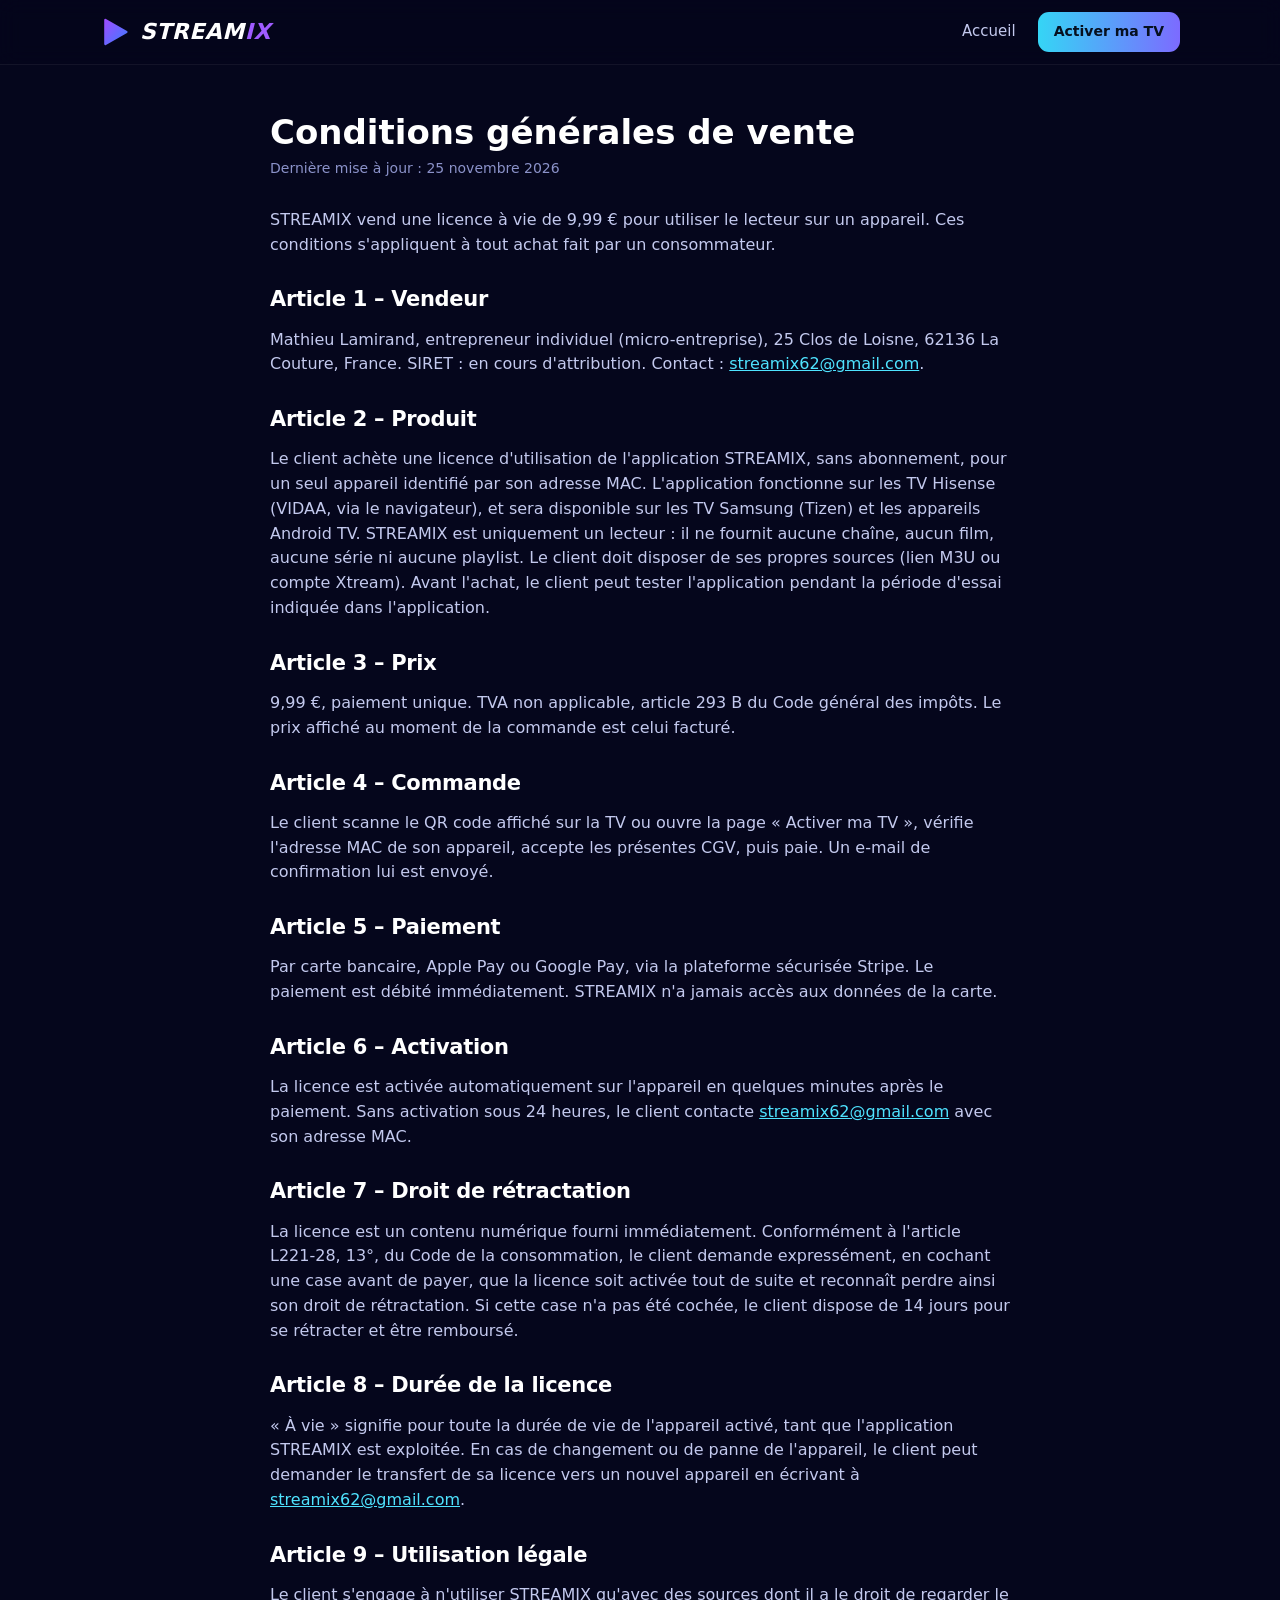
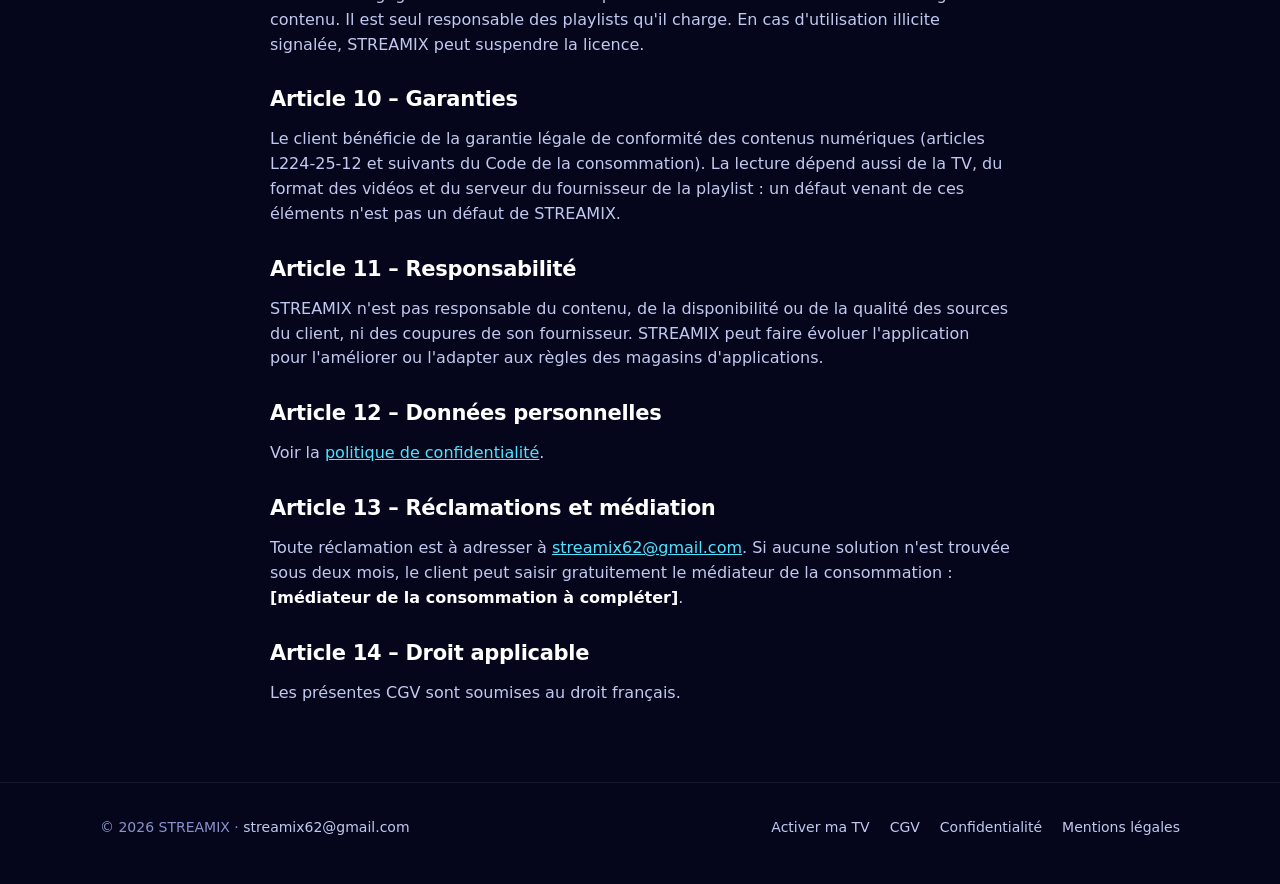
<file: site/cgv.html>
<!doctype html>
<html lang="fr"><head><meta charset="utf-8"><meta name="viewport" content="width=device-width, initial-scale=1">
<title>Conditions générales de vente – STREAMIX</title><link rel="icon" href="img/icon.png"><link rel="stylesheet" href="site.css"></head>
<body>
<header class="top"><div class="wrap">
  <a class="brand" href="./"><svg viewBox="0 0 100 100"><defs><linearGradient id="lg" x1="0" y1="0" x2="1" y2="1"><stop offset="0" stop-color="#9b4dff"/><stop offset="1" stop-color="#3f7bff"/></linearGradient></defs><path d="M18 10 L88 50 L18 90 Z" fill="url(#lg)" stroke="url(#lg)" stroke-width="8" stroke-linejoin="round"/></svg><b>STREAM<span>IX</span></b></a>
  <nav><a href="./">Accueil</a><a class="btn go small" href="activer.html">Activer ma TV</a></nav>
</div></header>
<main class="doc"><h1>Conditions générales de vente</h1><div class="upd">Dernière mise à jour : 25 novembre 2026</div>

<p>STREAMIX vend une licence à vie de 9,99 € pour utiliser le lecteur sur un appareil. Ces conditions s'appliquent à tout achat fait par un consommateur.</p>
<h2>Article 1 – Vendeur</h2><p>Mathieu Lamirand, entrepreneur individuel (micro-entreprise), 25 Clos de Loisne, 62136 La Couture, France. SIRET : en cours d'attribution. Contact : <a href="mailto:streamix62@gmail.com">streamix62@gmail.com</a>.</p>
<h2>Article 2 – Produit</h2><p>Le client achète une licence d'utilisation de l'application STREAMIX, sans abonnement, pour un seul appareil identifié par son adresse MAC. L'application fonctionne sur les TV Hisense (VIDAA, via le navigateur), et sera disponible sur les TV Samsung (Tizen) et les appareils Android TV. STREAMIX est uniquement un lecteur : il ne fournit aucune chaîne, aucun film, aucune série ni aucune playlist. Le client doit disposer de ses propres sources (lien M3U ou compte Xtream). Avant l'achat, le client peut tester l'application pendant la période d'essai indiquée dans l'application.</p>
<h2>Article 3 – Prix</h2><p>9,99 €, paiement unique. TVA non applicable, article 293 B du Code général des impôts. Le prix affiché au moment de la commande est celui facturé.</p>
<h2>Article 4 – Commande</h2><p>Le client scanne le QR code affiché sur la TV ou ouvre la page « Activer ma TV », vérifie l'adresse MAC de son appareil, accepte les présentes CGV, puis paie. Un e-mail de confirmation lui est envoyé.</p>
<h2>Article 5 – Paiement</h2><p>Par carte bancaire, Apple Pay ou Google Pay, via la plateforme sécurisée Stripe. Le paiement est débité immédiatement. STREAMIX n'a jamais accès aux données de la carte.</p>
<h2>Article 6 – Activation</h2><p>La licence est activée automatiquement sur l'appareil en quelques minutes après le paiement. Sans activation sous 24 heures, le client contacte <a href="mailto:streamix62@gmail.com">streamix62@gmail.com</a> avec son adresse MAC.</p>
<h2>Article 7 – Droit de rétractation</h2><p>La licence est un contenu numérique fourni immédiatement. Conformément à l'article L221-28, 13°, du Code de la consommation, le client demande expressément, en cochant une case avant de payer, que la licence soit activée tout de suite et reconnaît perdre ainsi son droit de rétractation. Si cette case n'a pas été cochée, le client dispose de 14 jours pour se rétracter et être remboursé.</p>
<h2>Article 8 – Durée de la licence</h2><p>« À vie » signifie pour toute la durée de vie de l'appareil activé, tant que l'application STREAMIX est exploitée. En cas de changement ou de panne de l'appareil, le client peut demander le transfert de sa licence vers un nouvel appareil en écrivant à <a href="mailto:streamix62@gmail.com">streamix62@gmail.com</a>.</p>
<h2>Article 9 – Utilisation légale</h2><p>Le client s'engage à n'utiliser STREAMIX qu'avec des sources dont il a le droit de regarder le contenu. Il est seul responsable des playlists qu'il charge. En cas d'utilisation illicite signalée, STREAMIX peut suspendre la licence.</p>
<h2>Article 10 – Garanties</h2><p>Le client bénéficie de la garantie légale de conformité des contenus numériques (articles L224-25-12 et suivants du Code de la consommation). La lecture dépend aussi de la TV, du format des vidéos et du serveur du fournisseur de la playlist : un défaut venant de ces éléments n'est pas un défaut de STREAMIX.</p>
<h2>Article 11 – Responsabilité</h2><p>STREAMIX n'est pas responsable du contenu, de la disponibilité ou de la qualité des sources du client, ni des coupures de son fournisseur. STREAMIX peut faire évoluer l'application pour l'améliorer ou l'adapter aux règles des magasins d'applications.</p>
<h2>Article 12 – Données personnelles</h2><p>Voir la <a href="confidentialite.html">politique de confidentialité</a>.</p>
<h2>Article 13 – Réclamations et médiation</h2><p>Toute réclamation est à adresser à <a href="mailto:streamix62@gmail.com">streamix62@gmail.com</a>. Si aucune solution n'est trouvée sous deux mois, le client peut saisir gratuitement le médiateur de la consommation : <b>[médiateur de la consommation à compléter]</b>.</p>
<h2>Article 14 – Droit applicable</h2><p>Les présentes CGV sont soumises au droit français.</p>
</main>
<footer><div class="wrap">
  <div>© 2026 STREAMIX · <a href="mailto:streamix62@gmail.com">streamix62@gmail.com</a></div>
  <nav><a href="activer.html">Activer ma TV</a><a href="cgv.html">CGV</a><a href="confidentialite.html">Confidentialité</a><a href="mentions-legales.html">Mentions légales</a></nav>
</div></footer>
</body></html>
</file>
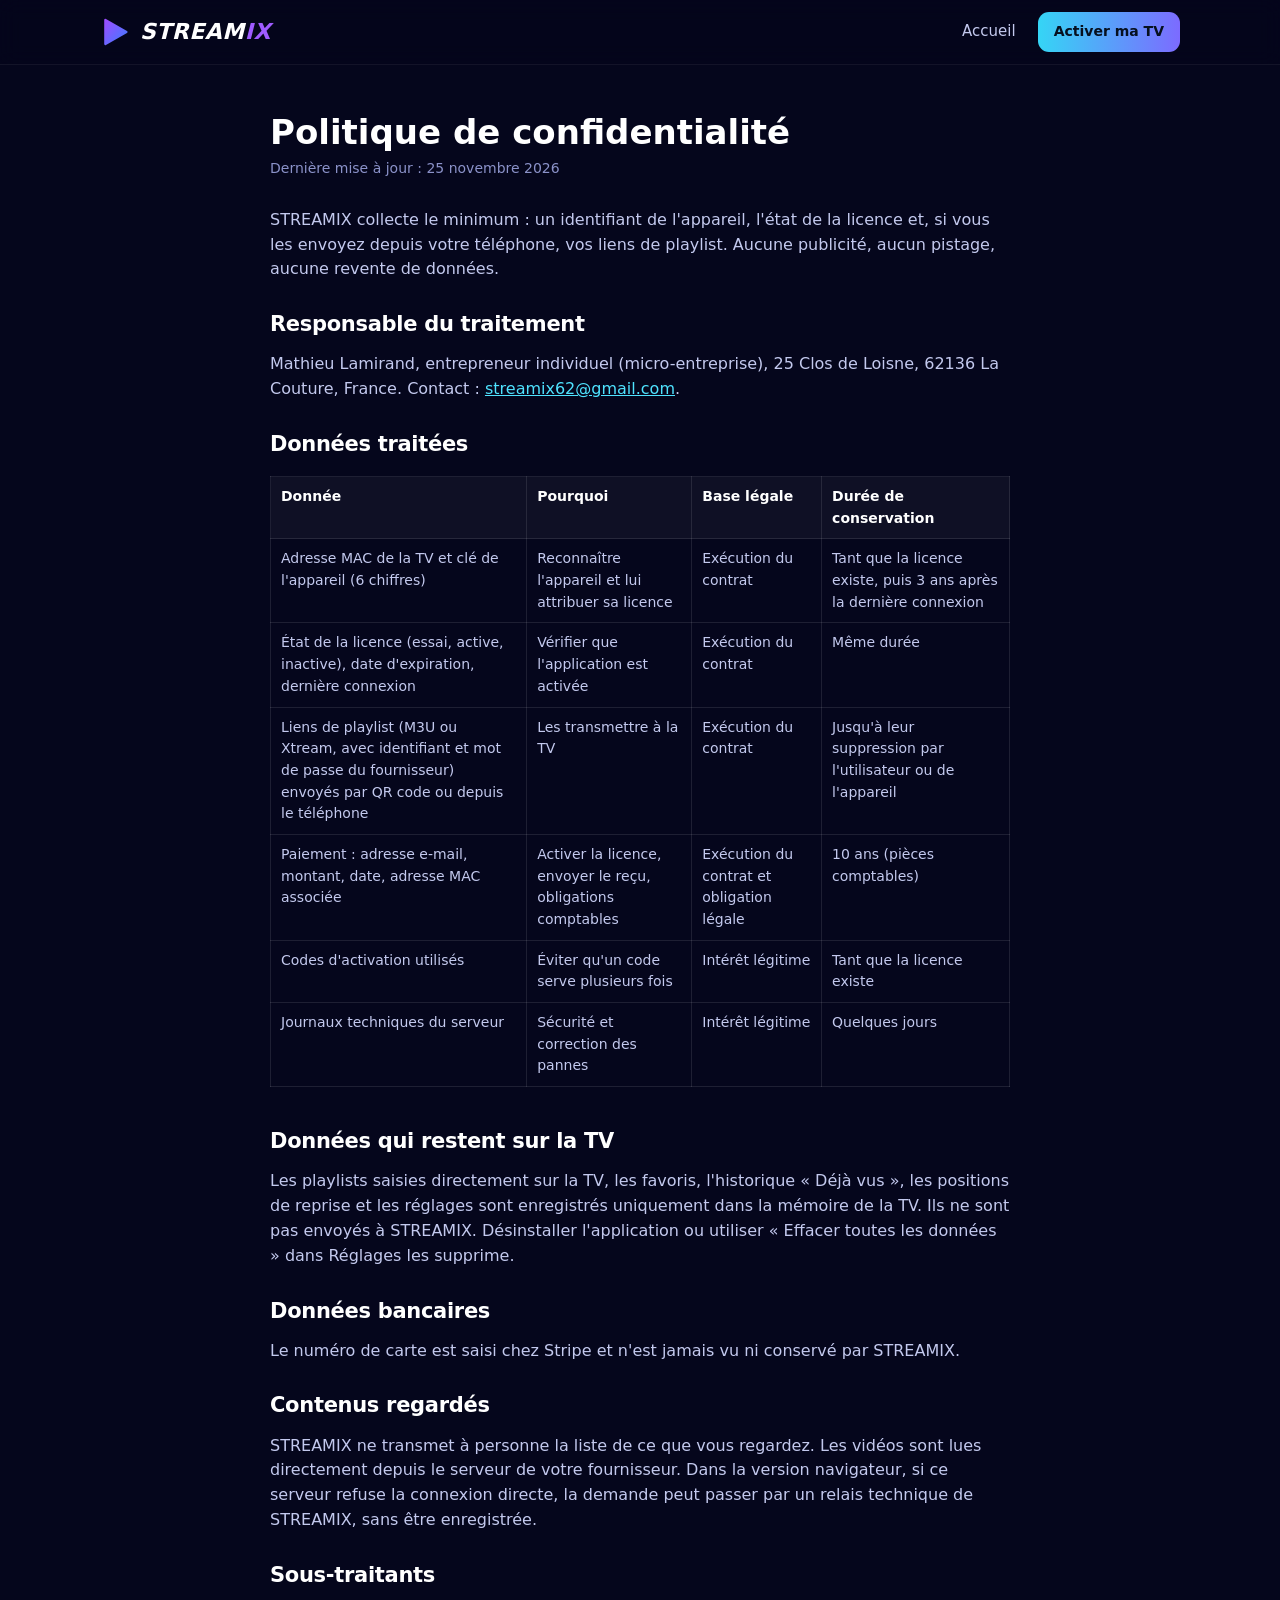
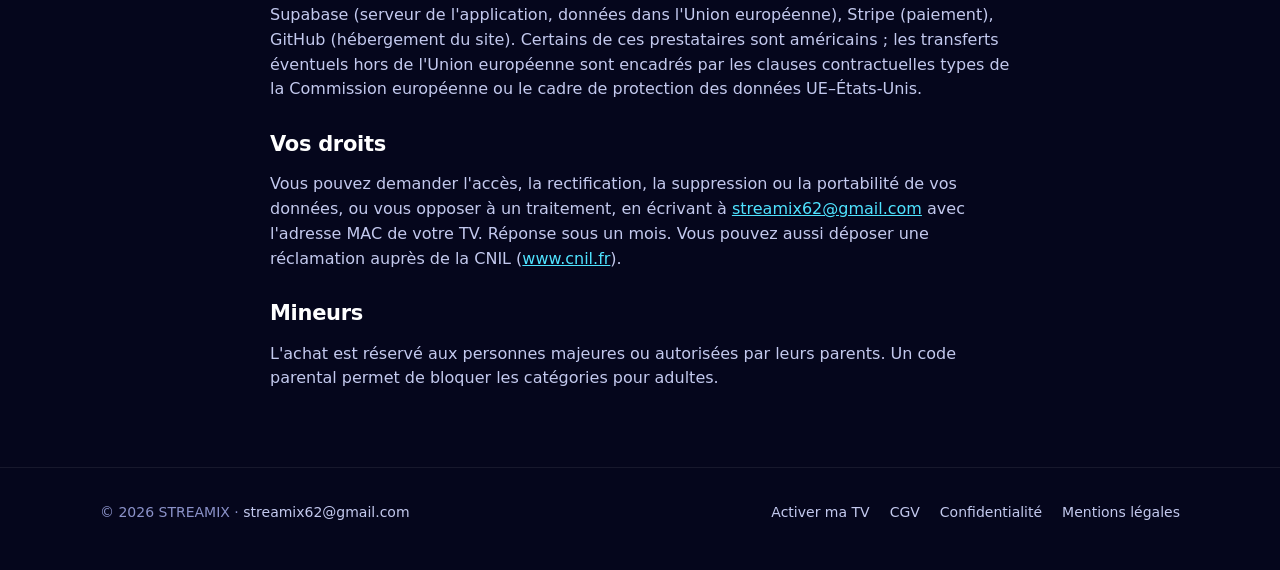
<file: site/confidentialite.html>
<!doctype html>
<html lang="fr"><head><meta charset="utf-8"><meta name="viewport" content="width=device-width, initial-scale=1">
<title>Politique de confidentialité – STREAMIX</title><link rel="icon" href="img/icon.png"><link rel="stylesheet" href="site.css"></head>
<body>
<header class="top"><div class="wrap">
  <a class="brand" href="./"><svg viewBox="0 0 100 100"><defs><linearGradient id="lg" x1="0" y1="0" x2="1" y2="1"><stop offset="0" stop-color="#9b4dff"/><stop offset="1" stop-color="#3f7bff"/></linearGradient></defs><path d="M18 10 L88 50 L18 90 Z" fill="url(#lg)" stroke="url(#lg)" stroke-width="8" stroke-linejoin="round"/></svg><b>STREAM<span>IX</span></b></a>
  <nav><a href="./">Accueil</a><a class="btn go small" href="activer.html">Activer ma TV</a></nav>
</div></header>
<main class="doc"><h1>Politique de confidentialité</h1><div class="upd">Dernière mise à jour : 25 novembre 2026</div>

<p>STREAMIX collecte le minimum : un identifiant de l'appareil, l'état de la licence et, si vous les envoyez depuis votre téléphone, vos liens de playlist. Aucune publicité, aucun pistage, aucune revente de données.</p>
<h2>Responsable du traitement</h2><p>Mathieu Lamirand, entrepreneur individuel (micro-entreprise), 25 Clos de Loisne, 62136 La Couture, France. Contact : <a href="mailto:streamix62@gmail.com">streamix62@gmail.com</a>.</p>
<h2>Données traitées</h2>
<div class="tablewrap"><table><tr><th>Donnée</th><th>Pourquoi</th><th>Base légale</th><th>Durée de conservation</th></tr>
<tr><td>Adresse MAC de la TV et clé de l'appareil (6 chiffres)</td><td>Reconnaître l'appareil et lui attribuer sa licence</td><td>Exécution du contrat</td><td>Tant que la licence existe, puis 3 ans après la dernière connexion</td></tr>
<tr><td>État de la licence (essai, active, inactive), date d'expiration, dernière connexion</td><td>Vérifier que l'application est activée</td><td>Exécution du contrat</td><td>Même durée</td></tr>
<tr><td>Liens de playlist (M3U ou Xtream, avec identifiant et mot de passe du fournisseur) envoyés par QR code ou depuis le téléphone</td><td>Les transmettre à la TV</td><td>Exécution du contrat</td><td>Jusqu'à leur suppression par l'utilisateur ou de l'appareil</td></tr>
<tr><td>Paiement : adresse e-mail, montant, date, adresse MAC associée</td><td>Activer la licence, envoyer le reçu, obligations comptables</td><td>Exécution du contrat et obligation légale</td><td>10 ans (pièces comptables)</td></tr>
<tr><td>Codes d'activation utilisés</td><td>Éviter qu'un code serve plusieurs fois</td><td>Intérêt légitime</td><td>Tant que la licence existe</td></tr>
<tr><td>Journaux techniques du serveur</td><td>Sécurité et correction des pannes</td><td>Intérêt légitime</td><td>Quelques jours</td></tr></table></div>
<h2>Données qui restent sur la TV</h2><p>Les playlists saisies directement sur la TV, les favoris, l'historique « Déjà vus », les positions de reprise et les réglages sont enregistrés uniquement dans la mémoire de la TV. Ils ne sont pas envoyés à STREAMIX. Désinstaller l'application ou utiliser « Effacer toutes les données » dans Réglages les supprime.</p>
<h2>Données bancaires</h2><p>Le numéro de carte est saisi chez Stripe et n'est jamais vu ni conservé par STREAMIX.</p>
<h2>Contenus regardés</h2><p>STREAMIX ne transmet à personne la liste de ce que vous regardez. Les vidéos sont lues directement depuis le serveur de votre fournisseur. Dans la version navigateur, si ce serveur refuse la connexion directe, la demande peut passer par un relais technique de STREAMIX, sans être enregistrée.</p>
<h2>Sous-traitants</h2><p>Supabase (serveur de l'application, données dans l'Union européenne), Stripe (paiement), GitHub (hébergement du site). Certains de ces prestataires sont américains ; les transferts éventuels hors de l'Union européenne sont encadrés par les clauses contractuelles types de la Commission européenne ou le cadre de protection des données UE–États-Unis.</p>
<h2>Vos droits</h2><p>Vous pouvez demander l'accès, la rectification, la suppression ou la portabilité de vos données, ou vous opposer à un traitement, en écrivant à <a href="mailto:streamix62@gmail.com">streamix62@gmail.com</a> avec l'adresse MAC de votre TV. Réponse sous un mois. Vous pouvez aussi déposer une réclamation auprès de la CNIL (<a href="https://www.cnil.fr">www.cnil.fr</a>).</p>
<h2>Mineurs</h2><p>L'achat est réservé aux personnes majeures ou autorisées par leurs parents. Un code parental permet de bloquer les catégories pour adultes.</p>
</main>
<footer><div class="wrap">
  <div>© 2026 STREAMIX · <a href="mailto:streamix62@gmail.com">streamix62@gmail.com</a></div>
  <nav><a href="activer.html">Activer ma TV</a><a href="cgv.html">CGV</a><a href="confidentialite.html">Confidentialité</a><a href="mentions-legales.html">Mentions légales</a></nav>
</div></footer>
</body></html>
</file>
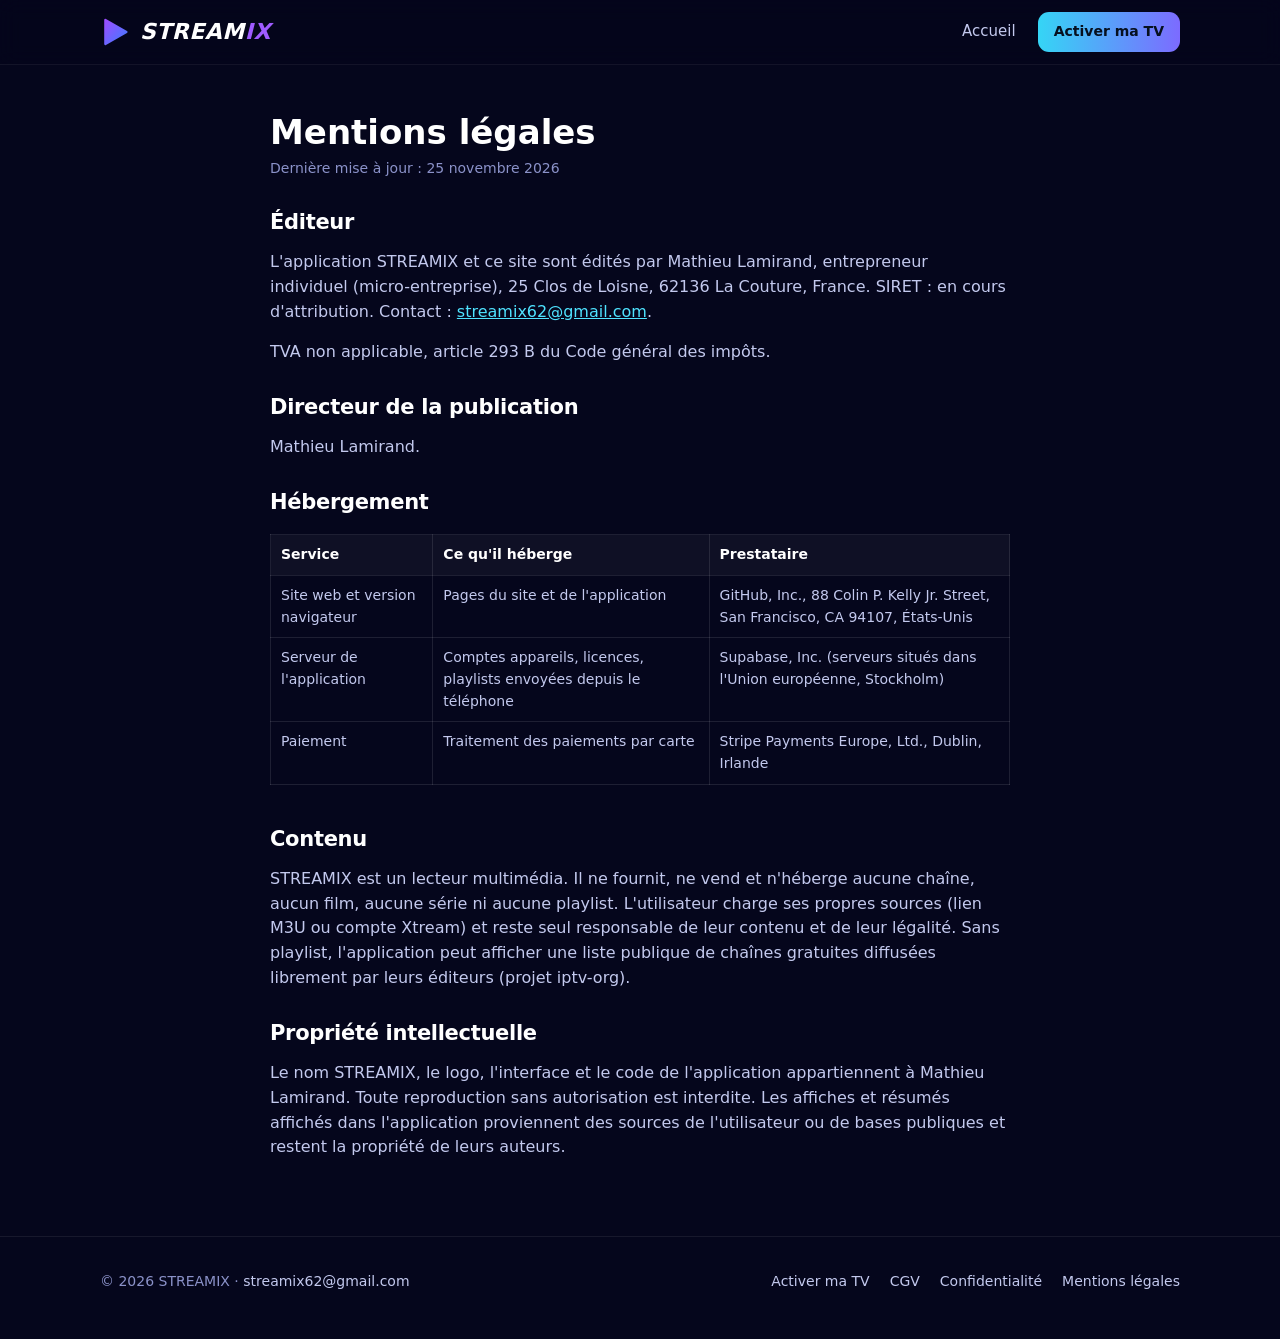
<file: site/mentions-legales.html>
<!doctype html>
<html lang="fr"><head><meta charset="utf-8"><meta name="viewport" content="width=device-width, initial-scale=1">
<title>Mentions légales – STREAMIX</title><link rel="icon" href="img/icon.png"><link rel="stylesheet" href="site.css"></head>
<body>
<header class="top"><div class="wrap">
  <a class="brand" href="./"><svg viewBox="0 0 100 100"><defs><linearGradient id="lg" x1="0" y1="0" x2="1" y2="1"><stop offset="0" stop-color="#9b4dff"/><stop offset="1" stop-color="#3f7bff"/></linearGradient></defs><path d="M18 10 L88 50 L18 90 Z" fill="url(#lg)" stroke="url(#lg)" stroke-width="8" stroke-linejoin="round"/></svg><b>STREAM<span>IX</span></b></a>
  <nav><a href="./">Accueil</a><a class="btn go small" href="activer.html">Activer ma TV</a></nav>
</div></header>
<main class="doc"><h1>Mentions légales</h1><div class="upd">Dernière mise à jour : 25 novembre 2026</div>

<h2>Éditeur</h2><p>L'application STREAMIX et ce site sont édités par Mathieu Lamirand, entrepreneur individuel (micro-entreprise), 25 Clos de Loisne, 62136 La Couture, France. SIRET : en cours d'attribution. Contact : <a href="mailto:streamix62@gmail.com">streamix62@gmail.com</a>.</p>
<p>TVA non applicable, article 293 B du Code général des impôts.</p>
<h2>Directeur de la publication</h2><p>Mathieu Lamirand.</p>
<h2>Hébergement</h2>
<div class="tablewrap"><table><tr><th>Service</th><th>Ce qu'il héberge</th><th>Prestataire</th></tr>
<tr><td>Site web et version navigateur</td><td>Pages du site et de l'application</td><td>GitHub, Inc., 88 Colin P. Kelly Jr. Street, San Francisco, CA 94107, États-Unis</td></tr>
<tr><td>Serveur de l'application</td><td>Comptes appareils, licences, playlists envoyées depuis le téléphone</td><td>Supabase, Inc. (serveurs situés dans l'Union européenne, Stockholm)</td></tr>
<tr><td>Paiement</td><td>Traitement des paiements par carte</td><td>Stripe Payments Europe, Ltd., Dublin, Irlande</td></tr></table></div>
<h2>Contenu</h2><p>STREAMIX est un lecteur multimédia. Il ne fournit, ne vend et n'héberge aucune chaîne, aucun film, aucune série ni aucune playlist. L'utilisateur charge ses propres sources (lien M3U ou compte Xtream) et reste seul responsable de leur contenu et de leur légalité. Sans playlist, l'application peut afficher une liste publique de chaînes gratuites diffusées librement par leurs éditeurs (projet iptv-org).</p>
<h2>Propriété intellectuelle</h2><p>Le nom STREAMIX, le logo, l'interface et le code de l'application appartiennent à Mathieu Lamirand. Toute reproduction sans autorisation est interdite. Les affiches et résumés affichés dans l'application proviennent des sources de l'utilisateur ou de bases publiques et restent la propriété de leurs auteurs.</p>
</main>
<footer><div class="wrap">
  <div>© 2026 STREAMIX · <a href="mailto:streamix62@gmail.com">streamix62@gmail.com</a></div>
  <nav><a href="activer.html">Activer ma TV</a><a href="cgv.html">CGV</a><a href="confidentialite.html">Confidentialité</a><a href="mentions-legales.html">Mentions légales</a></nav>
</div></footer>
</body></html>
</file>
<file: site/site.css>
:root{--bg:#05061c;--bg2:#0b0d33;--pan:#12156a;--pan2:rgba(255,255,255,.05);--line:rgba(120,124,255,.28);--tx:#fff;--mut:#c3c9ee;--dim:#8b92c9;--c1:#4fe3ff;--c2:#9f5bff;--ok:#4cff8f;--err:#ff6b6b;--warn:#ffc857;--grad:linear-gradient(90deg,#35d5f5,#7c6bff)}
*{box-sizing:border-box}
html{scroll-behavior:smooth}
body{margin:0;background:var(--bg);color:var(--tx);font-family:system-ui,-apple-system,"Segoe UI",Roboto,Arial,sans-serif;line-height:1.55;-webkit-font-smoothing:antialiased}
a{color:var(--c1)}
img{max-width:100%;height:auto;display:block}
.wrap{max-width:1120px;margin:0 auto;padding:0 20px}
/* barre du haut */
.top{position:sticky;top:0;z-index:10;background:rgba(5,6,28,.82);backdrop-filter:blur(10px);-webkit-backdrop-filter:blur(10px);border-bottom:1px solid rgba(255,255,255,.06)}
.top .wrap{display:flex;align-items:center;gap:16px;height:64px}
.brand{display:flex;align-items:center;gap:10px;text-decoration:none;color:var(--tx)}
.brand svg{width:30px;height:30px}
.brand b{font-size:22px;font-style:italic;font-weight:900;letter-spacing:.5px}
.brand b span{color:var(--c2)}
.top nav{margin-left:auto;display:flex;gap:22px;align-items:center}
.top nav a{color:var(--mut);text-decoration:none;font-size:15px}
.top nav a:hover{color:var(--tx)}
.btn{display:inline-block;padding:13px 22px;border-radius:14px;font-weight:800;font-size:16px;text-decoration:none;border:0;cursor:pointer;text-align:center}
.btn.go{background:var(--grad);color:#06101f}
.btn.alt{background:transparent;color:var(--tx);border:1px solid var(--line)}
.btn.small{padding:9px 16px;font-size:14px;border-radius:11px}
@media(max-width:760px){.top nav a:not(.btn){display:none}}
/* sections */
section{padding:72px 0}
h1,h2,h3{line-height:1.15;margin:0}
h2{font-size:clamp(26px,3.4vw,38px);font-weight:850;letter-spacing:-.3px}
.lead{color:var(--mut);font-size:18px;max-width:640px}
.kicker{color:var(--c1);font-weight:700;font-size:13px;letter-spacing:1.4px;text-transform:uppercase;margin-bottom:10px}
.center{text-align:center}.center .lead{margin-left:auto;margin-right:auto}
/* hero */
.hero{padding:64px 0 40px;background:radial-gradient(ellipse 70% 60% at 80% 0%,rgba(84,58,255,.45),transparent 70%),radial-gradient(ellipse 50% 50% at 0% 30%,rgba(53,213,245,.14),transparent 70%)}
.hero h1{font-size:clamp(36px,5.6vw,64px);font-weight:900;letter-spacing:-1px}
.hero h1 em{font-style:normal;background:var(--grad);-webkit-background-clip:text;background-clip:text;color:transparent}
.hero .lead{margin:18px 0 26px;font-size:19px}
.cta{display:flex;gap:12px;flex-wrap:wrap;align-items:center}
.price-hint{color:var(--mut);font-size:15px}
.price-hint b{color:var(--tx)}
.tv{margin-top:46px;border-radius:18px;padding:10px;background:linear-gradient(180deg,#1c1f3f,#0b0c20);border:1px solid rgba(255,255,255,.1);box-shadow:0 30px 80px rgba(0,0,0,.55),0 0 0 1px rgba(0,0,0,.4) inset}
.tv img{border-radius:10px;width:100%;aspect-ratio:16/9;object-fit:cover}
.tv-foot{width:22%;height:10px;margin:0 auto;border-radius:0 0 10px 10px;background:#15172f}
.demo-note{color:var(--dim);font-size:13px;text-align:center;margin-top:12px}
/* compatibilite */
.compat{display:flex;gap:12px;flex-wrap:wrap;margin-top:22px}
.chip{display:inline-flex;align-items:center;gap:8px;padding:8px 14px;border-radius:999px;background:var(--pan2);border:1px solid rgba(255,255,255,.1);font-size:14px;color:var(--mut)}
.chip i{width:8px;height:8px;border-radius:50%;background:var(--ok);display:inline-block}
.chip i.soon{background:var(--warn)}
/* grilles */
.grid{display:grid;gap:16px;margin-top:36px}
.g3{grid-template-columns:repeat(3,1fr)}.g2{grid-template-columns:repeat(2,1fr)}
@media(max-width:900px){.g3{grid-template-columns:repeat(2,1fr)}}
@media(max-width:620px){.g3,.g2{grid-template-columns:1fr}}
.card{background:var(--pan2);border:1px solid rgba(255,255,255,.08);border-radius:18px;padding:22px}
.card h3{font-size:18px;margin:12px 0 6px}
.card p{margin:0;color:var(--mut);font-size:15px}
.ico{width:42px;height:42px;border-radius:12px;display:flex;align-items:center;justify-content:center;background:linear-gradient(135deg,rgba(53,213,245,.18),rgba(124,107,255,.28));border:1px solid rgba(124,107,255,.35)}
.ico svg{width:22px;height:22px;stroke:#fff;fill:none;stroke-width:2;stroke-linecap:round;stroke-linejoin:round}
/* captures */
.shots{display:grid;grid-template-columns:1fr 1fr;gap:18px;margin-top:36px}
.shots figure{margin:0}
.shots img{border-radius:14px;border:1px solid rgba(255,255,255,.1)}
.shots figcaption{color:var(--mut);font-size:14px;margin-top:8px}
@media(max-width:700px){.shots{grid-template-columns:1fr}}
/* etapes */
.steps{counter-reset:s}
.step{position:relative;padding-left:64px}
.step:before{counter-increment:s;content:counter(s);position:absolute;left:22px;top:22px;width:30px;height:30px;border-radius:50%;background:var(--grad);color:#06101f;font-weight:900;display:flex;align-items:center;justify-content:center}
.step h3{margin-top:4px}
/* prix */
.price{max-width:460px;margin:36px auto 0;text-align:center;padding:30px;border-radius:22px;background:linear-gradient(180deg,rgba(124,107,255,.22),rgba(18,21,106,.5));border:1px solid rgba(124,107,255,.5)}
.amount{font-size:58px;font-weight:900;letter-spacing:-1px;margin:6px 0 0}
.amount small{font-size:18px;color:var(--mut);font-weight:600}
.price ul{list-style:none;padding:0;margin:18px 0 24px;text-align:left;color:var(--mut)}
.price li{padding:7px 0 7px 28px;position:relative;border-bottom:1px solid rgba(255,255,255,.06)}
.price li:before{content:"";position:absolute;left:4px;top:13px;width:12px;height:7px;border-left:2px solid var(--ok);border-bottom:2px solid var(--ok);transform:rotate(-45deg)}
.price .btn{width:100%}
/* avertissement */
.notice{border-left:3px solid var(--warn);background:rgba(255,200,87,.06);border-radius:0 14px 14px 0;padding:16px 20px;color:var(--mut);font-size:15px;margin-top:28px}
.notice b{color:var(--tx)}
/* faq */
details{border-bottom:1px solid rgba(255,255,255,.08);padding:16px 0}
summary{cursor:pointer;font-weight:700;font-size:17px;list-style:none;display:flex;justify-content:space-between;gap:16px}
summary::-webkit-details-marker{display:none}
summary:after{content:"+";color:var(--c1);font-size:22px;line-height:1}
details[open] summary:after{content:"–"}
details p{color:var(--mut);margin:10px 0 0}
.faq{max-width:760px;margin:30px auto 0}
/* bandeau paiement */
.banner{display:none;padding:14px 18px;border-radius:14px;margin:18px 0 0;font-weight:600}
.banner.ok{display:block;background:rgba(76,255,143,.1);border:1px solid rgba(76,255,143,.4);color:var(--ok)}
.banner.no{display:block;background:rgba(255,200,87,.08);border:1px solid rgba(255,200,87,.35);color:var(--warn)}
/* pied */
footer{border-top:1px solid rgba(255,255,255,.07);padding:34px 0 46px;color:var(--dim);font-size:14px}
footer .wrap{display:flex;flex-wrap:wrap;gap:12px 28px;align-items:center;justify-content:space-between}
footer nav{display:flex;flex-wrap:wrap;gap:8px 20px}
footer a{color:var(--mut);text-decoration:none}
footer a:hover{color:var(--tx)}
/* pages de texte (CGV, confidentialite...) */
.doc{max-width:780px;margin:0 auto;padding:48px 20px 60px}
.doc h1{font-size:34px;font-weight:900;margin-bottom:6px}
.doc .upd{color:var(--dim);font-size:14px;margin-bottom:28px}
.doc h2{font-size:21px;margin:30px 0 8px}
.doc p,.doc li{color:var(--mut)}
.doc b{color:var(--tx)}
.doc table{width:100%;border-collapse:collapse;margin:12px 0;font-size:14px}
.doc th,.doc td{border:1px solid rgba(255,255,255,.1);padding:9px 10px;text-align:left;vertical-align:top;color:var(--mut)}
.doc th{color:var(--tx);background:rgba(255,255,255,.04)}
.tablewrap{overflow-x:auto}
</file>
